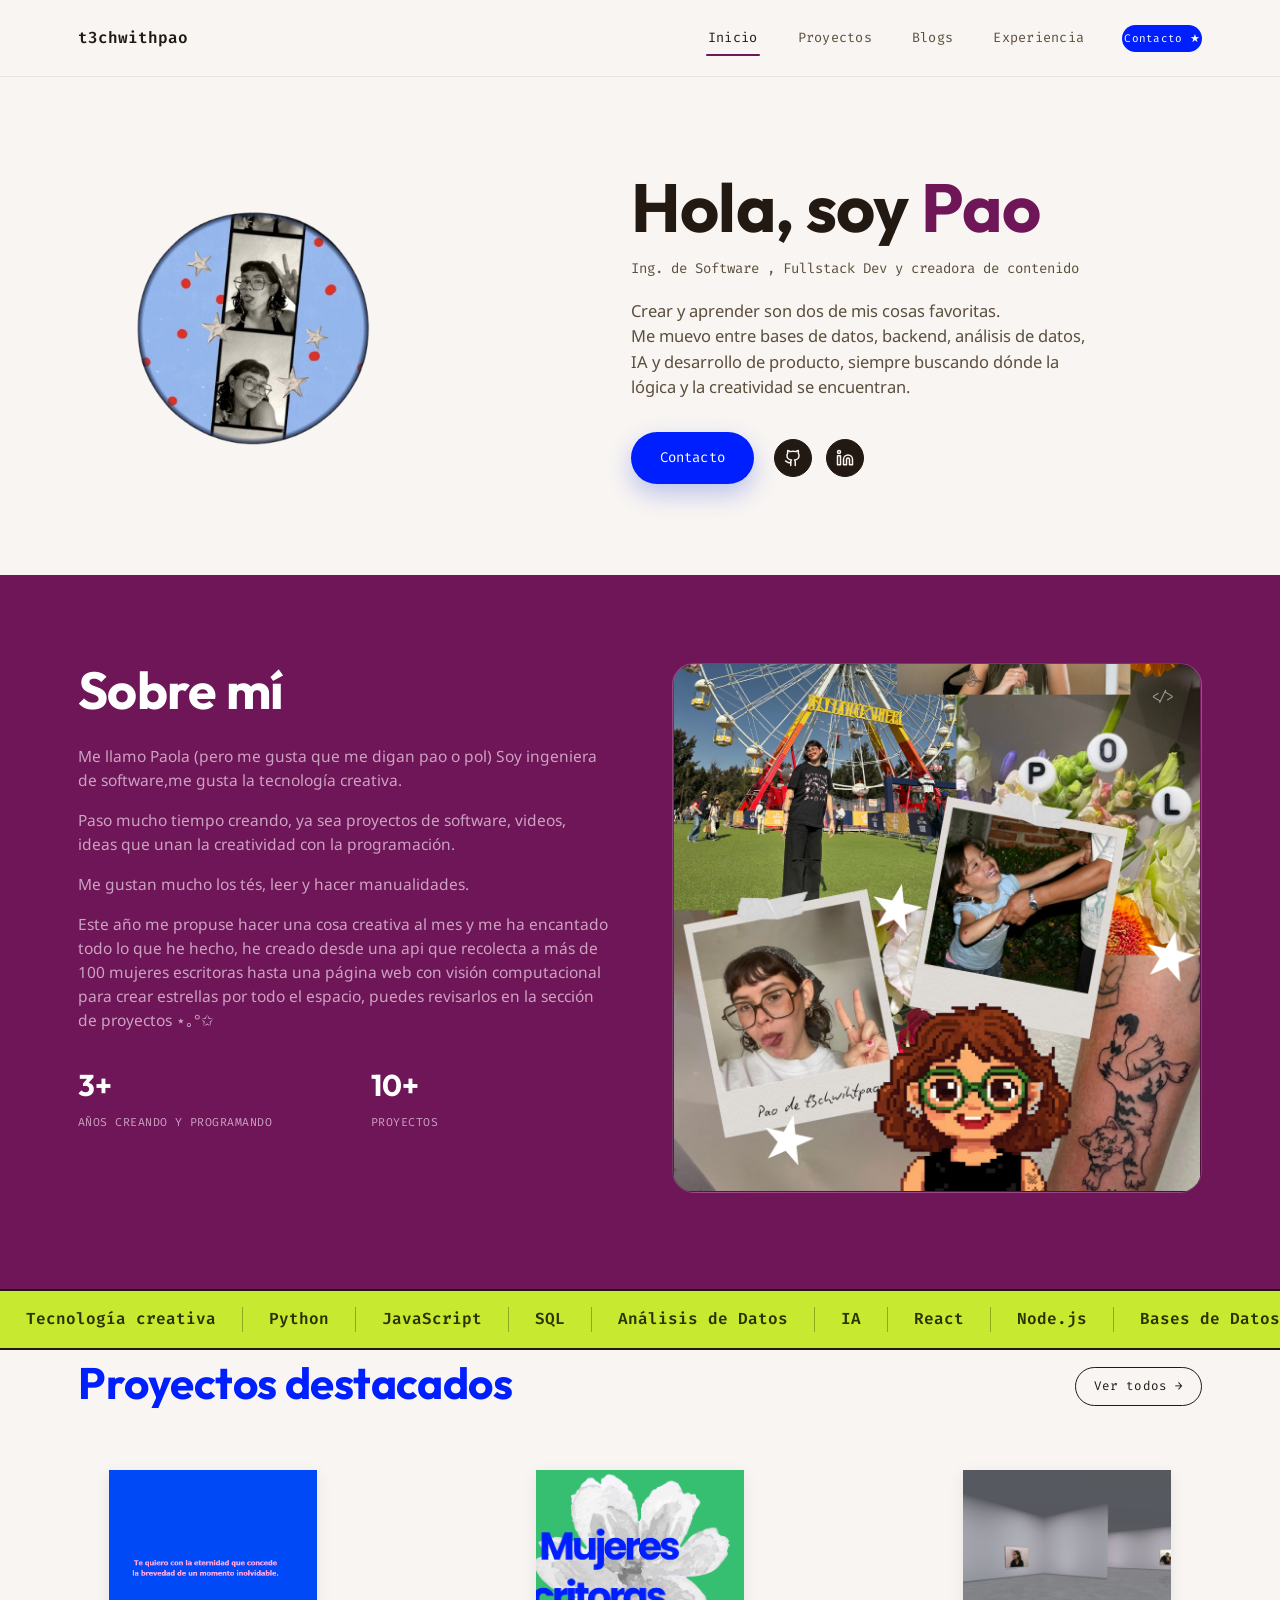
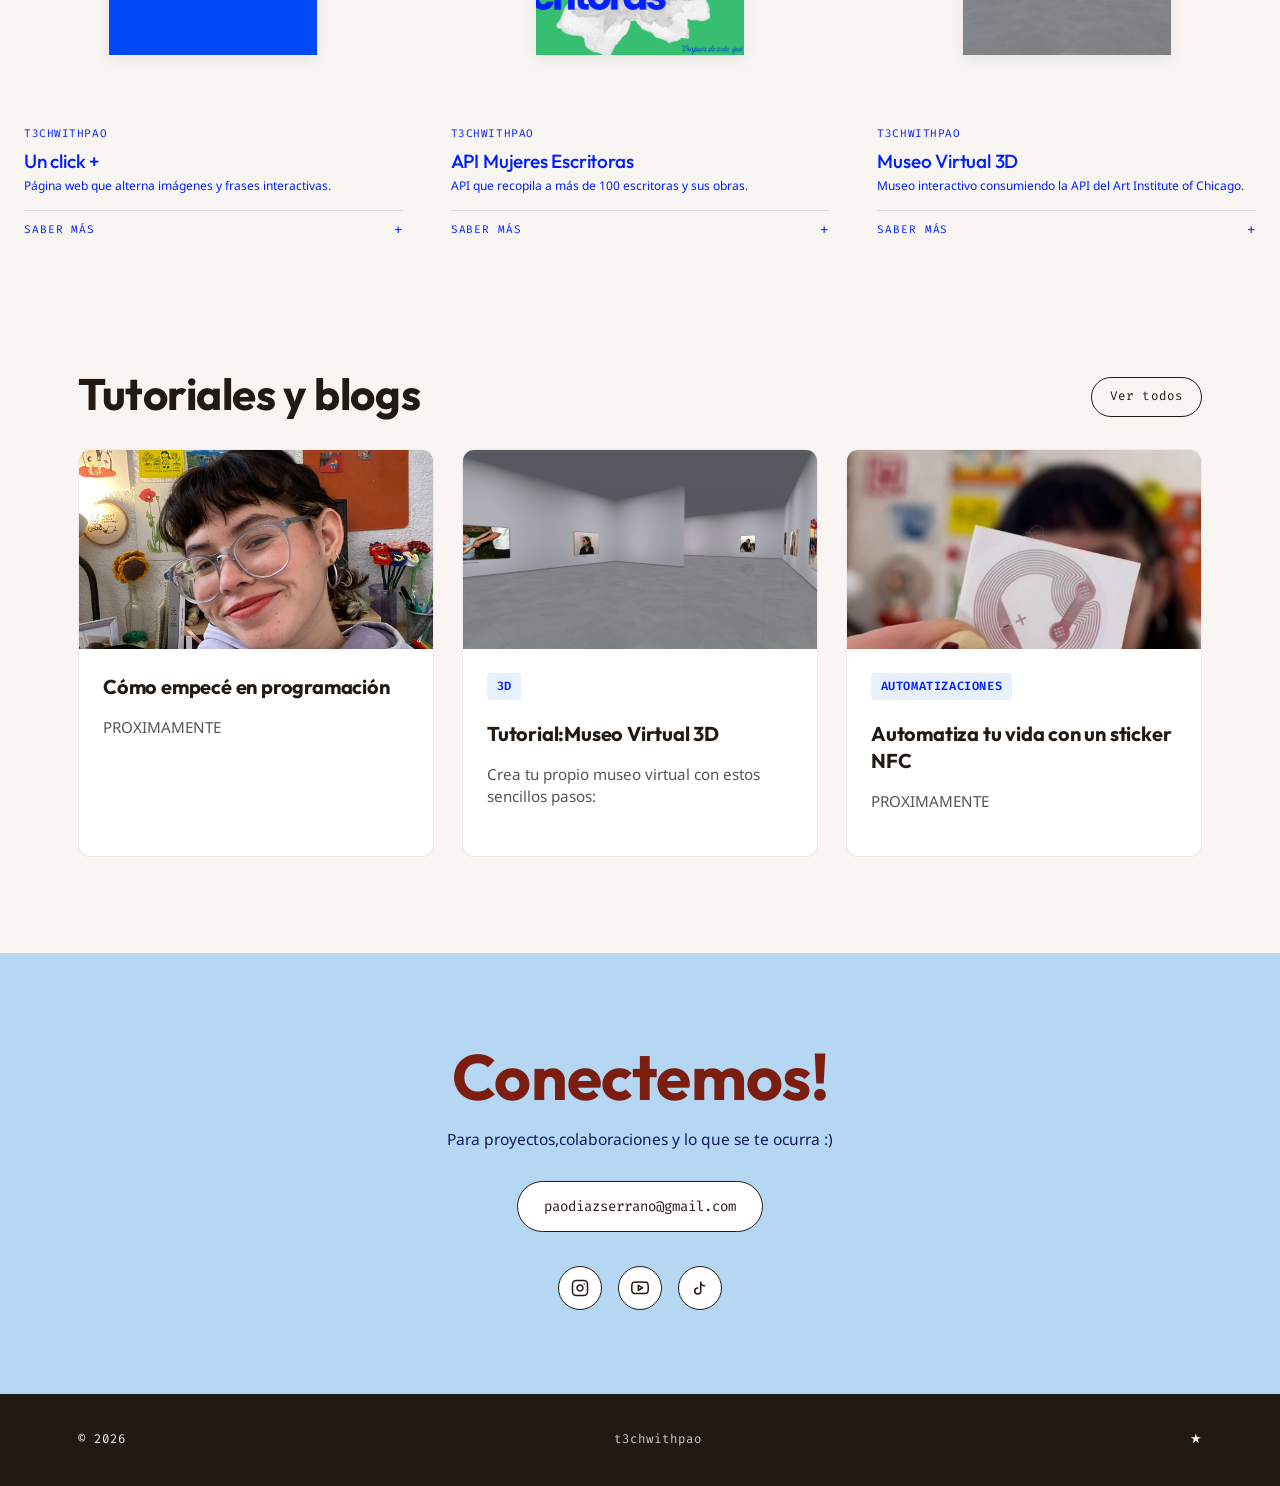
<file: index.html>
<!DOCTYPE html>
<html lang="es">
<head>
<meta charset="UTF-8">
<meta name="viewport" content="width=device-width, initial-scale=1.0">
<title>Portafolio - t3chwithpao</title>
<meta name="description" content="Mi portafolio">
<link rel="stylesheet" href="styles.css">
<link rel="icon" href="assets/star.png" type="image/png">
</head>
<body>

<nav class="nav">
  <div class="container nav-inner">
    <a href="index.html" class="brand">t3chwithpao</a>
    <ul class="nav-links">
      <li><a href="index.html" class="active">Inicio</a></li>
      <li><a href="proyectos.html">Proyectos</a></li>
      <li><a href="blogs.html">Blogs</a></li>
      <li><a href="experiencia.html">Experiencia</a></li>
      <li><a href="index.html#contacto" class="nav-cta">  Contacto ★   </a></li>
    </ul>
    <button class="nav-toggle" aria-label="Abrir menú">
      <span></span><span></span><span></span>
    </button>
  </div>
</nav>

<!-- HERO -->
<header class="hero">
  <div class="container hero-inner">
    <div class="hero-photo-wrap">
      <div class="hero-photo">
        <img src="assets/HERO-PHOTO.png" alt="Foto de perfil">
      </div>

    </div>
    <div class="hero-copy">
      <h1>Hola, soy <span class="accent">Pao</span></h1>
      <p class="hero-role">Ing. de Software , Fullstack Dev y creadora de contenido</p>
      <p class="hero-desc">Crear y aprender son dos de mis cosas favoritas.
<br>
Me muevo entre bases de datos, backend, análisis de datos, IA y desarrollo de producto, siempre buscando dónde la lógica y la creatividad se encuentran.
</p>
      <div class="hero-actions">
        <a href="index.html#contacto" class="btn btn-primary">Contacto</a>
        <div class="hero-social">
          <!-- GitHub -->
          <a href="https://github.com/paodiazs" target="_blank" rel="noopener noreferrer" aria-label="GitHub">
            <svg xmlns="http://www.w3.org/2000/svg" width="18" height="18" viewBox="0 0 24 24" fill="none" stroke="currentColor" stroke-width="2" stroke-linecap="round" stroke-linejoin="round">
              <path d="M15 22v-4a4.8 4.8 0 0 0-1-3.5c3 0 6-2 6-5.5.08-1.25-.27-2.48-1-3.5.28-1.15.28-2.35 0-3.5 0 0-1 0-3 1.5-2.64-.5-5.36-.5-8 0C6 2 5 2 5 2c-.3 1.15-.3 2.35 0 3.5A5.403 5.403 0 0 0 4 9c0 3.5 3 5.5 6 5.5-.39.49-.68 1.05-.85 1.65-.17.6-.22 1.23-.15 1.85v4"></path>
              <path d="M9 18c-4.51 2-5-2-7-2"></path>
            </svg>
          </a>

          <!-- LinkedIn -->
          <a href="https://www.linkedin.com/in/paola-diaz-ser/" target="_blank" rel="noopener noreferrer" aria-label="LinkedIn">
            <svg xmlns="http://www.w3.org/2000/svg" width="18" height="18" viewBox="0 0 24 24" fill="none" stroke="currentColor" stroke-width="2" stroke-linecap="round" stroke-linejoin="round">
              <path d="M16 8a6 6 0 0 1 6 6v7h-4v-7a2 2 0 0 0-2-2 2 2 0 0 0-2 2v7h-4v-7a6 6 0 0 1 6-6z"></path>
              <rect x="2" y="9" width="4" height="12"></rect>
              <circle cx="4" cy="4" r="2"></circle>
            </svg>
  </a>

</div>
      </div>

    </div>
  </div>
</header>

<!-- SOBRE MI -->
<section class="about" id="sobre-mi">
  <div class="container about-inner">
    <div>
      <h2>Sobre mí</h2>
      <div class="about-text">
        <p>Me llamo Paola (pero me gusta que me digan pao o pol)

        Soy ingeniera de software,me gusta la tecnología creativa.</p>

        <p>Paso mucho tiempo creando, ya sea proyectos de software, videos, ideas que unan la creatividad con la programación.</p>

        <p>Me gustan mucho los tés, leer y hacer manualidades. </p>

        <p>Este año me propuse hacer una cosa creativa al mes y me ha encantado todo lo que he hecho, he creado desde una api que recolecta a más de 100 mujeres escritoras hasta una página web con visión computacional para crear estrellas por todo el espacio, puedes revisarlos en la sección de proyectos ⋆｡°✩</p>      
      </div>
      <div class="about-stats">
        <div><strong>3+</strong><span>AÑOS CREANDO Y PROGRAMANDO</span></div>
        <div><strong>10+</strong><span>PROYECTOS</span></div>
      </div>
    </div>
    <div class="about-visual">
      <img src="/assets/aboutme.png">
      
    </div>
  </div>
</section>

<!-- SKILLS TICKER -->
<div class="ticker" aria-label="Skills">
  <div class="ticker-track">
    <div class="ticker-set">
      <span>Tecnología creativa</span><span>Python</span><span>JavaScript</span><span>SQL</span><span>Análisis de Datos</span><span>IA</span><span>React</span><span>Node.js</span><span>Bases de Datos</span><span>Git</span>
    </div>
    <div class="ticker-set" aria-hidden="true">
      <span>Tecnología creativa</span><span>Python</span><span>JavaScript</span><span>SQL</span><span>Análisis de Datos</span><span>IA</span><span>Backend</span><span>React</span><span>Node.js</span><span>Bases de Datos</span><span>Git</span>
    </div>
  </div>
</div>

<section>

</section>

<!-- PROYECTOS -->
<section class="section-editorial-preview" id="proyectos-preview">
  <div class="container section-head">
    <div>
      <h2 style="color: var(--blue)">Proyectos destacados</h2>
    </div>
<a href="proyectos.html" class="btn btn-outline btn-sm btn-blue-hover">Ver todos <span>→</span></a>
  </div>

  <div class="projects-editorial-grid">

    <!-- Card 1 (Amarillo Ocre) -->
    <article class="card-editorial card-bg-yellow">
      <div class="card-media-editorial">
        <img src="assets/unclickmas_portada.png" alt="Un click +">
      </div>
      <div class="card-editorial-body">
        <div class="card-meta">
          <span class="card-author">T3CHWITHPAO</span>
        </div>
        <h3 class="card-title">Un click +</h3>
        <p class="card-desc">Página web que alterna imágenes y frases interactivas.</p>
        <a href="proyecto-detalle.html" class="card-editorial-link">Saber más <span>+</span></a>
      </div>
    </article>

    <!-- Card 2 (Azul Claro) -->
    <article class="card-editorial card-bg-lightblue">
      <div class="card-media-editorial">
        <img src="assets/api-detalles.png" alt="API Mujeres Escritoras">
      </div>
      <div class="card-editorial-body">
        <div class="card-meta">
          <span class="card-author">T3CHWITHPAO</span>
        </div>
        <h3 class="card-title">API Mujeres Escritoras</h3>
        <p class="card-desc">API que recopila a más de 100 escritoras y sus obras.</p>
        <a href="proyecto-detalle-api.html" class="card-editorial-link">Saber más<span>+</span></a>
      </div>
    </article>

    <!-- Card 3 (Verde Salvia) -->
    <article class="card-editorial card-bg-sage">
      <div class="card-media-editorial">
        <img src="assets/museo-portada.png" alt="Museo Virtual 3D">
      </div>
      <div class="card-editorial-body">
        <div class="card-meta">
          <span class="card-author">T3CHWITHPAO</span>
        </div>
        <h3 class="card-title">Museo Virtual 3D</h3>
        <p class="card-desc">Museo interactivo consumiendo la API del Art Institute of Chicago.</p>
        <a href="proyecto-detalle-museo.html" class="card-editorial-link">Saber más <span>+</span></a>
      </div>
    </article>

  </div>
</section>

<!-- BLOG PREVIEW -->
<section class="section section-blogs" >
  <div class="container">
    <div class="section-head">
      <div>
        <h2>Tutoriales y blogs</h2>
      </div>
      <a href="blogs.html" class="btn btn-outline btn-sm">Ver todos</a>
    </div>
    <div class="card-grid">
      <article class="card">
        <div class="card-media">
          <img src="assets/comoempece-blog.jpeg" alt="Sticker NFC">
        </div>
        <div class="card-body">
          <h3>Cómo empecé en programación</h3>
          <p>PROXIMAMENTE</p>
        </div>
      </article>
      <article class="card">
        <div class="card-media">
          <img src="assets/museo-portada.png" alt="Sticker NFC">
        </div>
        <div class="card-body">
          <span class="card-tag">3D</span>
          <h3>Tutorial:Museo Virtual 3D</h3>
          <p>Crea tu propio museo virtual con estos sencillos pasos:</p>
        </div>
      </article>
      <article class="card">
        <div class="card-media">
          <img src="assets/sticker-nfc.jpeg" alt="Sticker NFC">
        </div>
        <div class="card-body">
          <span class="card-tag">Automatizaciones</span>
          <h3>Automatiza tu vida con un sticker NFC</h3>
          <p>PROXIMAMENTE</p>
          <!-- <a href="blog-detalle.html" class="card-link">Leer más <span class="arrow">→</span></a> CONTACT -->
        </div>
      </article>
    </div>
  </div>
</section>

<!-- CONTACT -->
<section class="contact" id="contacto">
  <div class="container">
    <h2>Conectemos!</h2>
    <p class="contact-sub">Para proyectos,colaboraciones y lo que se te ocurra :)</p>
    <a href="mailto:paodiazserrano@gmail.com" class="contact-email">paodiazserrano@gmail.com</a>
    <div class="contact-social">
            <!-- Instagram -->
        <a href="https://www.instagram.com/t3chwithpao/" target="_blank" rel="noopener noreferrer" aria-label="Instagram">
          <svg xmlns="http://www.w3.org/2000/svg" width="18" height="18" viewBox="0 0 24 24" fill="none" stroke="currentColor" stroke-width="2" stroke-linecap="round" stroke-linejoin="round">
            <rect x="2" y="2" width="20" height="20" rx="5" ry="5"></rect>
            <path d="M16 11.37A4 4 0 1 1 12.63 8 4 4 0 0 1 16 11.37z"></path>
            <line x1="17.5" y1="6.5" x2="17.51" y2="6.5"></line>
          </svg>
        </a>

        <!-- YouTube -->
        <a href="https://www.youtube.com/@t3chwithpao" target="_blank" rel="noopener noreferrer" aria-label="YouTube">
          <svg xmlns="http://www.w3.org/2000/svg" width="18" height="18" viewBox="0 0 24 24" fill="none" stroke="currentColor" stroke-width="2" stroke-linecap="round" stroke-linejoin="round">
            <path d="M22.54 6.42a2.78 2.78 0 0 0-1.94-2C18.88 4 12 4 12 4s-6.88 0-8.6.46a2.78 2.78 0 0 0-1.94 2A29 29 0 0 0 1 11.75a29 29 0 0 0 .46 5.33A2.78 2.78 0 0 0 3.4 19c1.72.46 8.6.46 8.6.46s6.88 0 8.6-.46a2.78 2.78 0 0 0 1.94-2 29 29 0 0 0 .46-5.25 29 29 0 0 0-.46-5.33z"></path>
            <polygon points="9.75 15.02 15.5 11.75 9.75 8.48 9.75 15.02"></polygon>
          </svg>
        </a>

        <!-- TikTok -->
        <a href="https://www.tiktok.com/@t3chwithpaoo" target="_blank" rel="noopener noreferrer" aria-label="TikTok">
          <svg xmlns="http://www.w3.org/2000/svg" width="18" height="18" viewBox="0 0 24 24" fill="none" stroke="currentColor" stroke-width="2" stroke-linecap="round" stroke-linejoin="round">
            <path d="M9 12a4 4 0 1 0 4 4V4a5 5 0 0 0 5 5"></path>
          </svg>
        </a>
    </div>
  </div>
</section>

<footer>
  <div class="container footer-inner">
    <p>© 2026 </p>
    <a href="index.html">t3chwithpao</a>
    <p> ★</p>
  </div>
</footer>

<script src="script.js"></script>
</body>
</html>
</file>
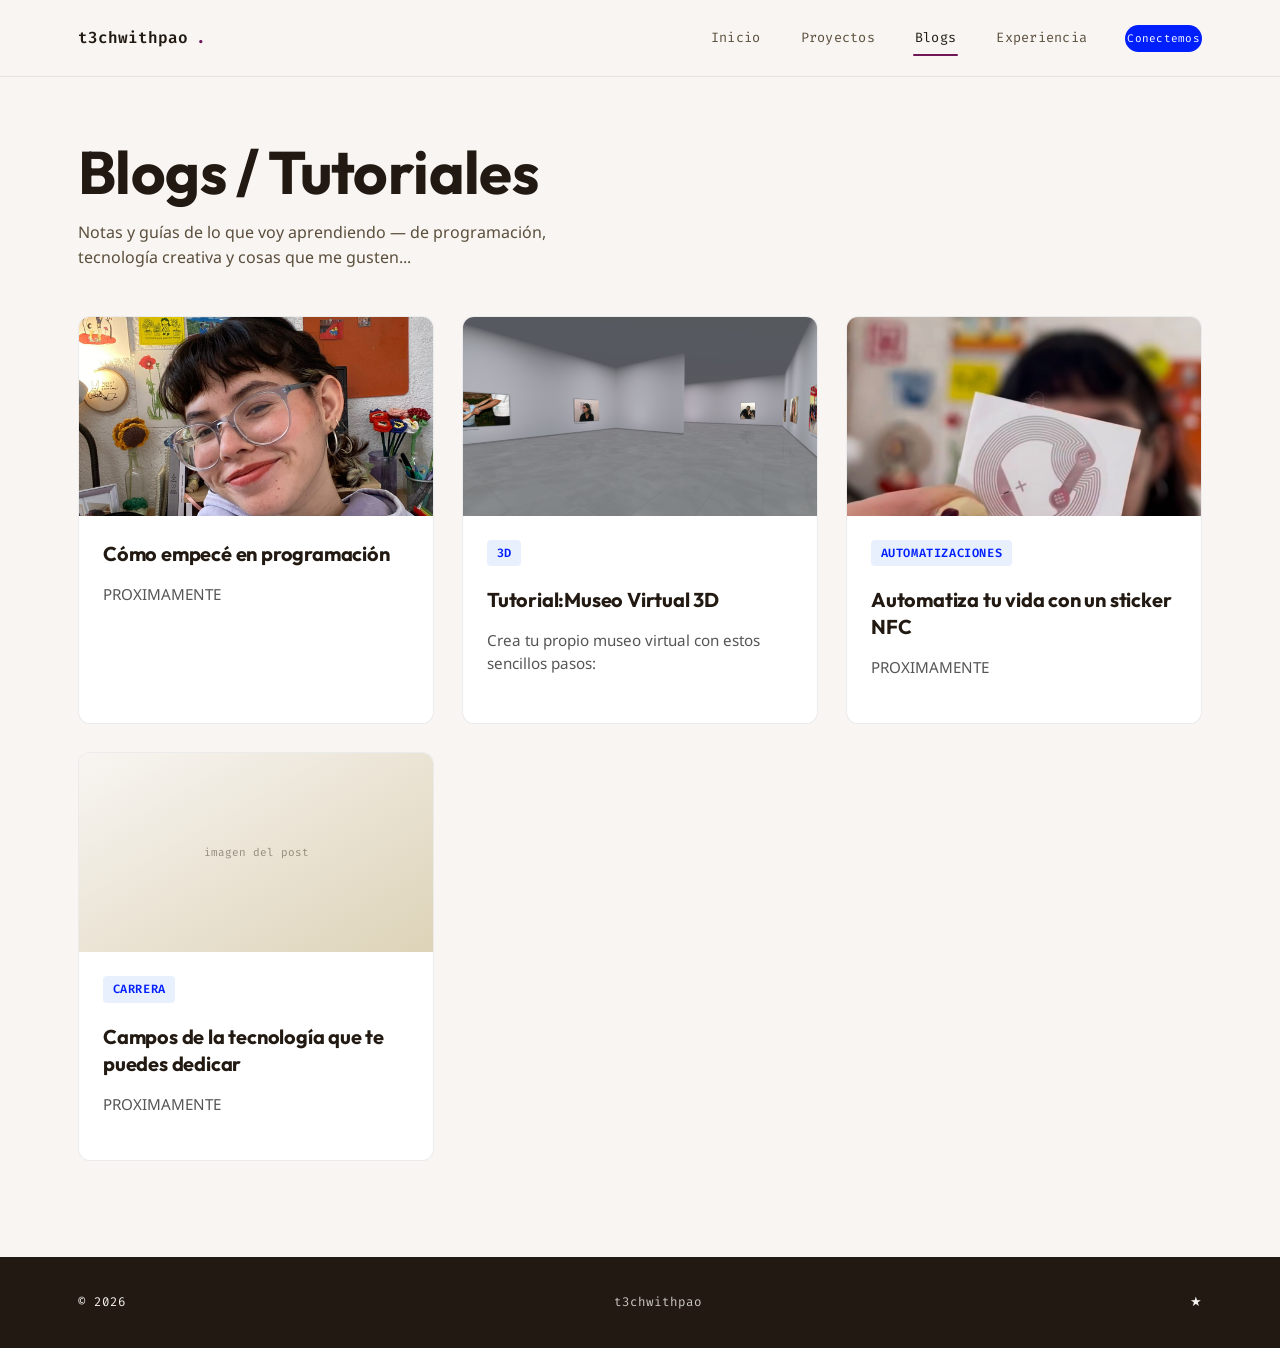
<file: blogs.html>
<!DOCTYPE html>
<html lang="es">
<head>
<meta charset="UTF-8">
<meta name="viewport" content="width=device-width, initial-scale=1.0">
<title>Blogs &amp; Tutoriales — t3chwithpao</title>
<link rel="stylesheet" href="styles.css">
<link rel="icon" href="assets/star.png" type="image/png">

</head>
<body>

<nav class="nav">
  <div class="container nav-inner">
    <a href="index.html" class="brand">t3chwithpao<span class="dot">.</span></a>
    <ul class="nav-links">
      <li><a href="index.html">Inicio</a></li>
      <li><a href="proyectos.html">Proyectos</a></li>
      <li><a href="blogs.html" class="active">Blogs</a></li>
      <li><a href="experiencia.html">Experiencia</a></li>
      <li><a href="index.html#contacto" class="nav-cta">Conectemos</a></li>
    </ul>
    <button class="nav-toggle" aria-label="Abrir menú">
      <span></span><span></span><span></span>
    </button>
  </div>
</nav>

<header class="page-head">
  <div class="container">
    <h1>Blogs / Tutoriales</h1>
    <p>Notas y guías de lo que voy aprendiendo — de programación, tecnología creativa y cosas que me gusten...</p>
  </div>
</header>

<section class="section" style="padding-top:36px">
  <div class="container">
    <div class="card-grid">

      <article class="card">
        <div class="card-media">
          <img src="assets/comoempece-blog.jpeg" alt="Sticker NFC">
        </div>
        <div class="card-body">
          <h3>Cómo empecé en programación</h3>
          <p>PROXIMAMENTE</p>
        </div>
      </article>

      <article class="card">
        <div class="card-media">
          <img src="assets/museo-portada.png" alt="Sticker NFC">
        </div>
        <div class="card-body">
          <span class="card-tag">3D</span>
          <h3>Tutorial:Museo Virtual 3D</h3>
          <p>Crea tu propio museo virtual con estos sencillos pasos:</p>
        </div>
      </article>

      <article class="card">
        <div class="card-media">
          <img src="assets/sticker-nfc.jpeg" alt="Sticker NFC">
        </div>
        <div class="card-body">
          <span class="card-tag">Automatizaciones</span>
          <h3>Automatiza tu vida con un sticker NFC</h3>
          <p>PROXIMAMENTE</p>
        </div>
      </article>

      <article class="card">
        <div class="card-media"><span>imagen del post</span></div>
        <div class="card-body">
          <span class="card-tag">Carrera</span>
          <h3>Campos de la tecnología que te puedes dedicar</h3>
          <p>PROXIMAMENTE</p>
        </div>
      </article>

 


    </div>
  </div>
</section>

<footer>
  <div class="container footer-inner">
    <p>© 2026 </p>
    <a href="index.html">t3chwithpao</a>
    <p> ★</p>
  </div>
</footer>

<script src="script.js"></script>
</body>
</html>
</file>
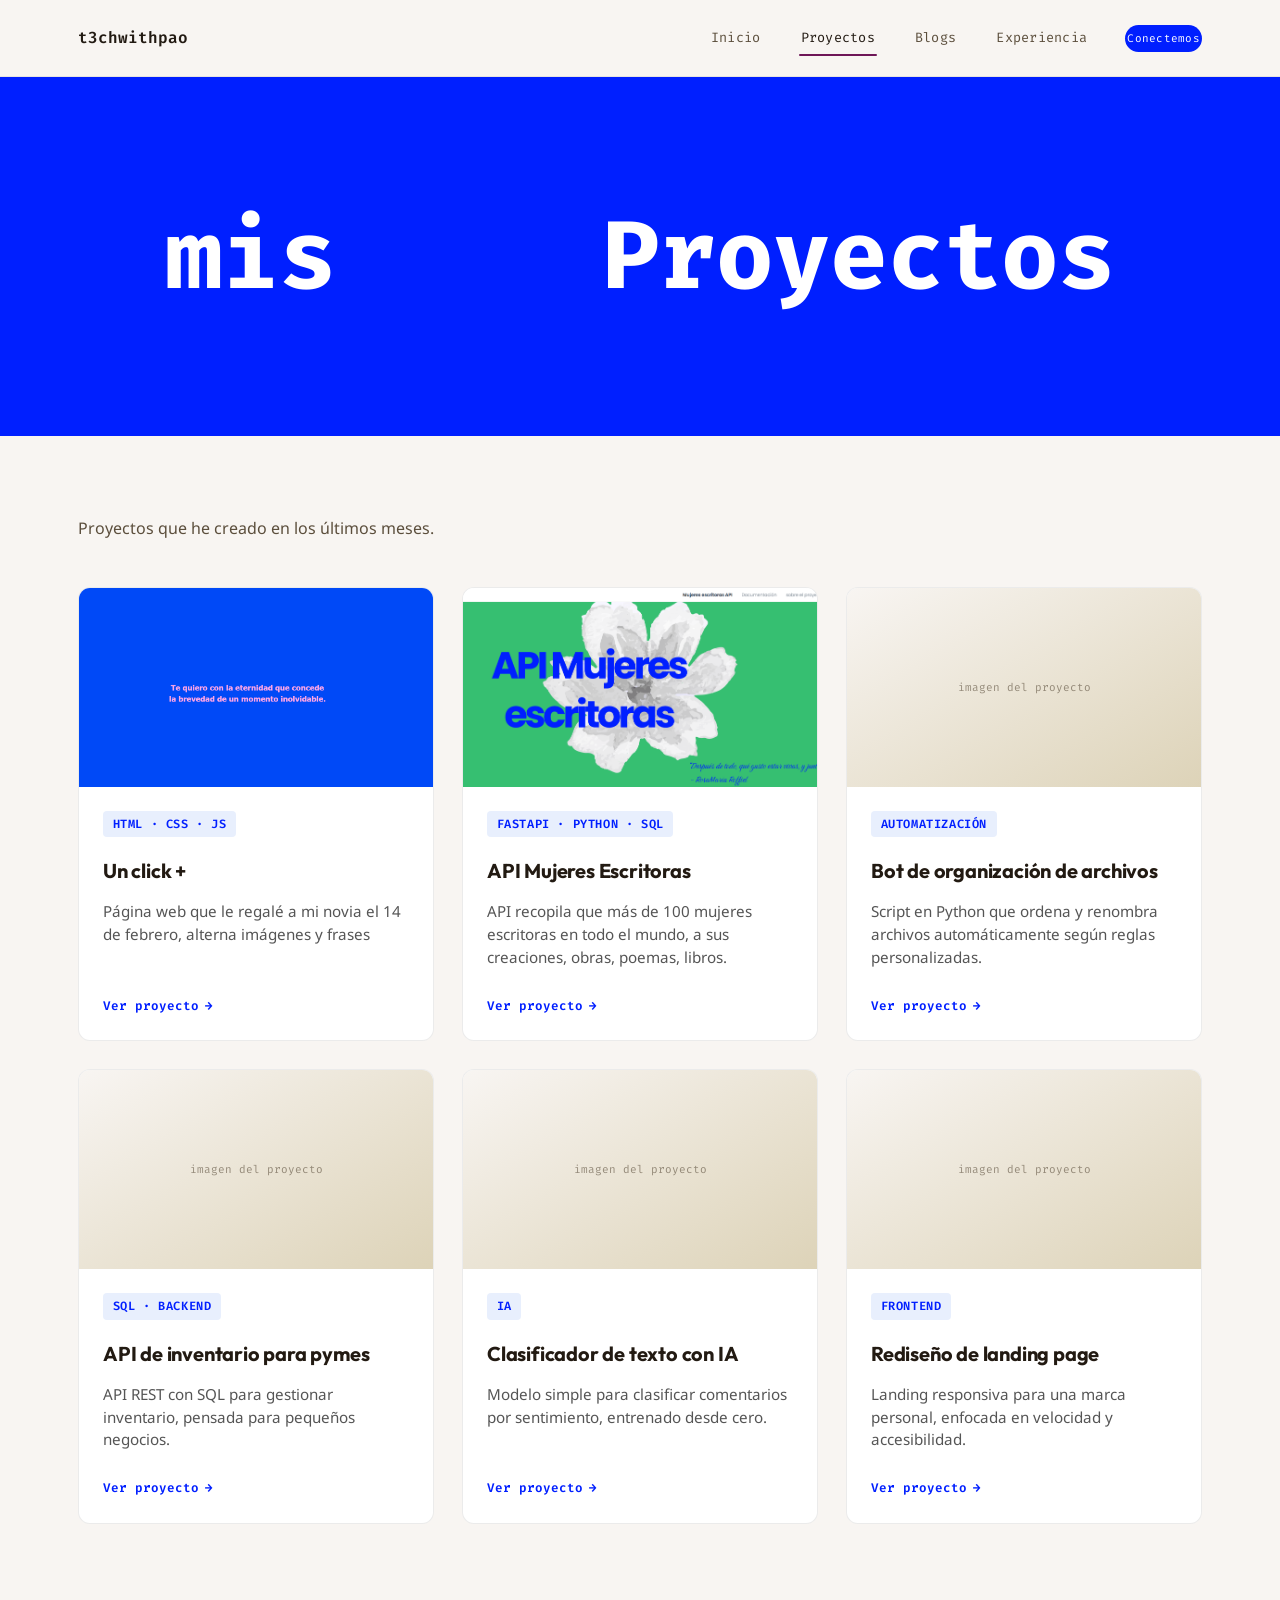
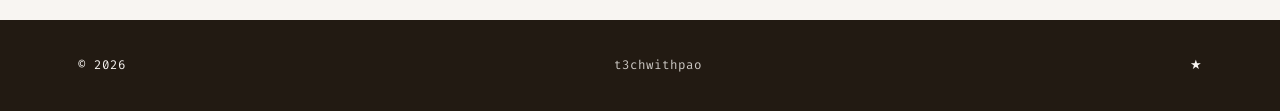
<file: borrador-proyectos.html>
<!DOCTYPE html>
<html lang="es">
<head>
<meta charset="UTF-8">
<meta name="viewport" content="width=device-width, initial-scale=1.0">
<title>Proyectos — t3chwithpao</title>
<link rel="stylesheet" href="styles.css">
<link rel="icon" href="assets/star.png" type="image/png">

</head>
<body>

<nav class="nav">
  <div class="container nav-inner">
    <a href="index.html" class="brand">t3chwithpao</a>
    <ul class="nav-links">
      <li><a href="index.html">Inicio</a></li>
      <li><a href="proyectos.html" class="active">Proyectos</a></li>
      <li><a href="blogs.html">Blogs</a></li>
      <li><a href="experiencia.html">Experiencia</a></li>
      <li><a href="index.html#contacto" class="nav-cta">Conectemos</a></li>
    </ul>
    <button class="nav-toggle" aria-label="Abrir menú">
      <span></span><span></span><span></span>
    </button>
  </div>
</nav>

<!-- NUEVA SECCIÓN HERO/TITULO -->
<section class="projects-hero-section">
  <div class="container">
    <h1 class="projects-hero-title">
      mis 
      <span class="inline-img-wrap">
        <video autoplay loop muted playsinline class="inline-square-img">
          <source src="assets/video-hero-projects.mp4" type="video/mp4">
          Tu navegador no soporta videos HTML5.
        </video>
      </span> 
      Proyectos
    </h1>
  </div>
</section>

<header class="page-head">
  <div class="container">    
    <p>Proyectos que he creado en los últimos meses.</p>
  </div>
</header>

<section class="section" style="padding-top:36px">
  <div class="container">
    <div class="card-grid">

      <article class="card">
        <div class="card-media"><img src="assets/unclickmas_portada.png"></div>
        <div class="card-body">
          <span class="card-tag">HTML · CSS · JS</span>
          <h3>Un click +</h3>
          <p>Página web que le regalé a mi novia el 14 de febrero, alterna imágenes y frases</p>
          <a href="proyecto-detalle.html" class="card-link">Ver proyecto <span class="arrow">→</span></a>
        </div>
      </article>

      <article class="card">
        <div class="card-media"><img src="assets/api_portada.png"></div>
        <div class="card-body">
          <span class="card-tag">FastApi · Python · SQL </span>
          <h3>API Mujeres Escritoras</h3>
          <p> API recopila que más de 100 mujeres escritoras en todo el mundo, a sus creaciones, obras, poemas, libros.</p>
          <a href="proyecto-detalle-api.html" class="card-link">Ver proyecto <span class="arrow">→</span></a>
        </div>
      </article>

      <article class="card">
        <div class="card-media"><span>imagen del proyecto</span></div>
        <div class="card-body">
          <span class="card-tag">Automatización</span>
          <h3>Bot de organización de archivos</h3>
          <p>Script en Python que ordena y renombra archivos automáticamente según reglas personalizadas.</p>
          <a href="proyecto-detalle.html" class="card-link">Ver proyecto <span class="arrow">→</span></a>
        </div>
      </article>

      <article class="card">
        <div class="card-media"><span>imagen del proyecto</span></div>
        <div class="card-body">
          <span class="card-tag">SQL · Backend</span>
          <h3>API de inventario para pymes</h3>
          <p>API REST con SQL para gestionar inventario, pensada para pequeños negocios.</p>
          <a href="proyecto-detalle.html" class="card-link">Ver proyecto <span class="arrow">→</span></a>
        </div>
      </article>

      <article class="card">
        <div class="card-media"><span>imagen del proyecto</span></div>
        <div class="card-body">
          <span class="card-tag">IA</span>
          <h3>Clasificador de texto con IA</h3>
          <p>Modelo simple para clasificar comentarios por sentimiento, entrenado desde cero.</p>
          <a href="proyecto-detalle.html" class="card-link">Ver proyecto <span class="arrow">→</span></a>
        </div>
      </article>

      <article class="card">
        <div class="card-media"><span>imagen del proyecto</span></div>
        <div class="card-body">
          <span class="card-tag">Frontend</span>
          <h3>Rediseño de landing page</h3>
          <p>Landing responsiva para una marca personal, enfocada en velocidad y accesibilidad.</p>
          <a href="proyecto-detalle.html" class="card-link">Ver proyecto <span class="arrow">→</span></a>
        </div>
      </article>

    </div>
  </div>
</section>

<footer>
  <div class="container footer-inner">
    <p>© 2026 </p>
    <a href="index.html">t3chwithpao</a>
    <p> ★</p>
  </div>
</footer>

<script src="script.js"></script>
</body>
</html>
</file>
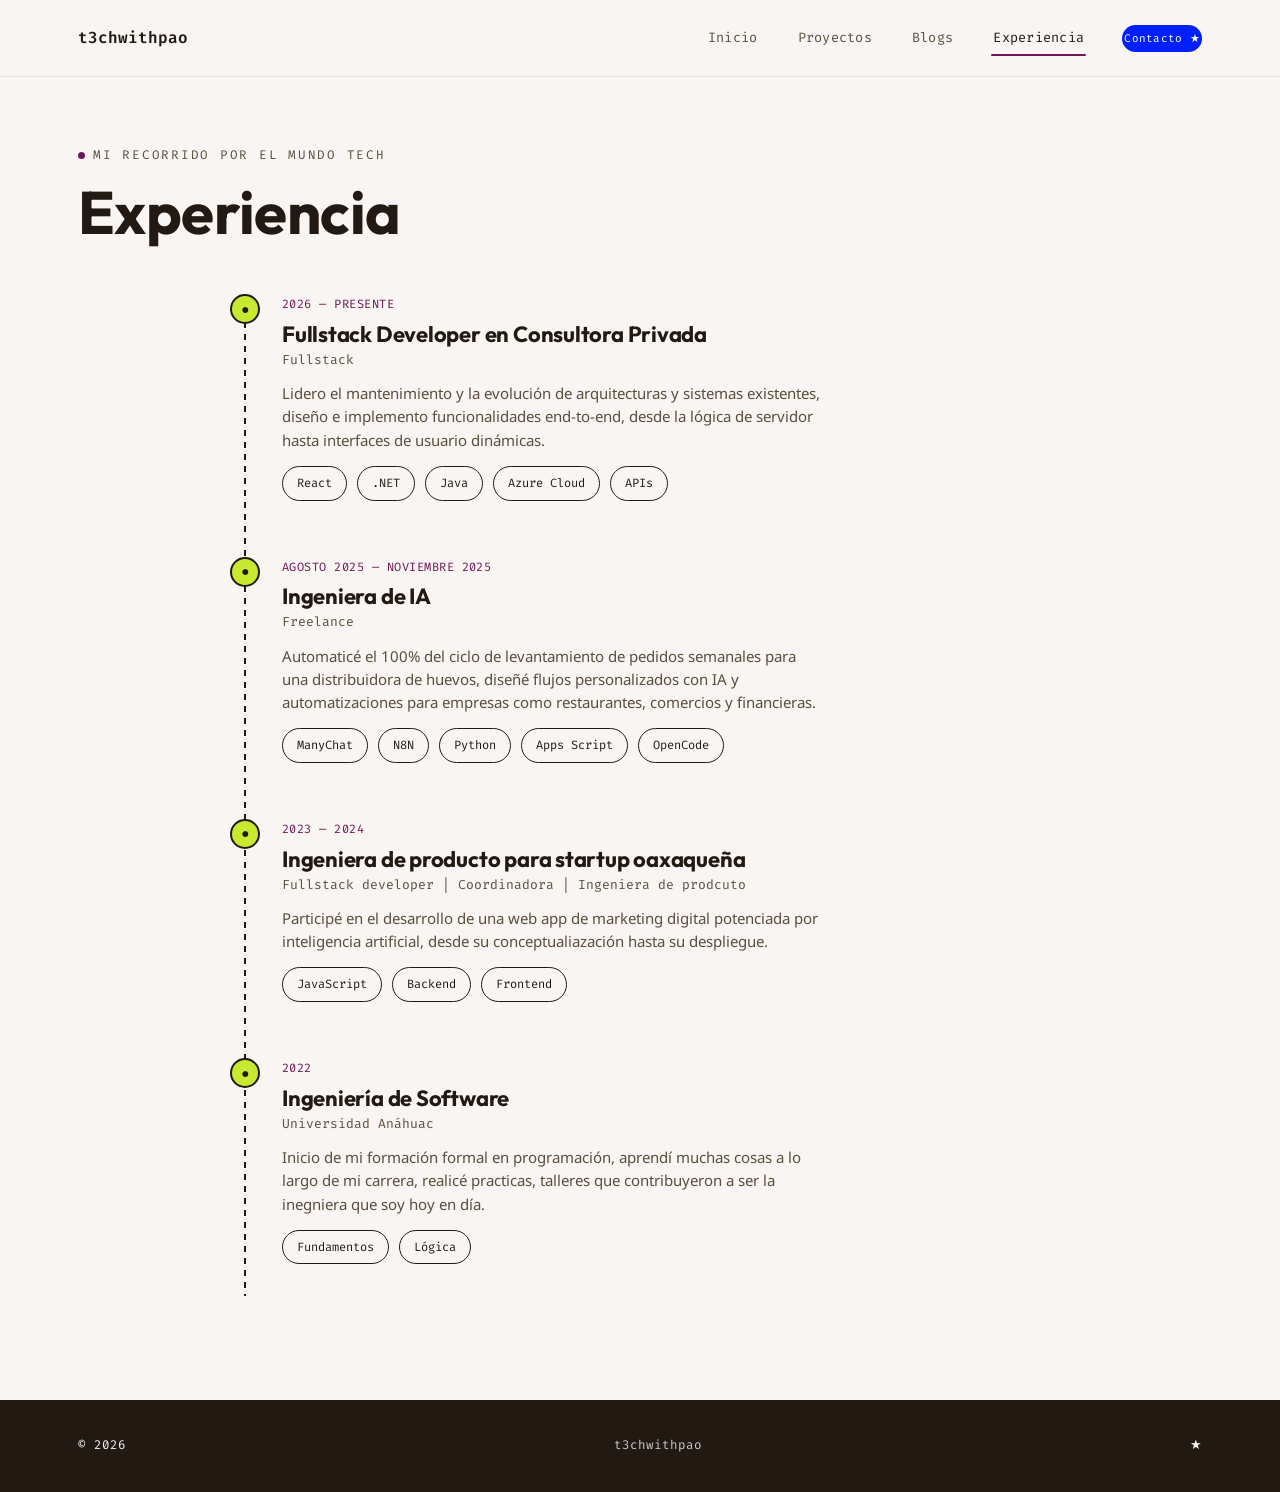
<file: experiencia.html>
<!DOCTYPE html>
<html lang="es">
<head>
<meta charset="UTF-8">
<meta name="viewport" content="width=device-width, initial-scale=1.0">
<title>Experiencia — t3chwithpao</title>
<link rel="stylesheet" href="styles.css">
<link rel="icon" href="assets/star.png" type="image/png">

</head>
<body>

<nav class="nav">
  <div class="container nav-inner">
    <a href="index.html" class="brand">t3chwithpao</a>
    <ul class="nav-links">
      <li><a href="index.html">Inicio</a></li>
      <li><a href="proyectos.html">Proyectos</a></li>
      <li><a href="blogs.html">Blogs</a></li>
      <li><a href="experiencia.html" class="active">Experiencia</a></li>
      <li><a href="index.html#contacto" class="nav-cta">  Contacto ★   </a></li>
    </ul>
    <button class="nav-toggle" aria-label="Abrir menú">
      <span></span><span></span><span></span>
    </button>
  </div>
</nav>

<header class="page-head">
  <div class="container">
    <span class="eyebrow">Mi recorrido por el mundo tech</span>
    <h1>Experiencia</h1>
  </div>
</header>

<section class="section" style="padding-top:36px">
  <div class="container">
    <div class="timeline">

      <div class="timeline-item">
        <div class="timeline-dot">●</div>
        <span class="period">2026 — PRESENTE</span>
        <h3>Fullstack Developer en Consultora Privada</h3>
        <div class="org">Fullstack</div>
        <p>Lidero el mantenimiento y la evolución de arquitecturas y sistemas existentes, diseño e implemento funcionalidades end-to-end, desde la lógica de servidor hasta interfaces de usuario dinámicas.</p>
        <div class="tag-row">
          <span class="tag-pill">React</span>
          <span class="tag-pill">.NET</span>
          <span class="tag-pill">Java</span>
          <span class="tag-pill">Azure Cloud</span>
          <span class="tag-pill">APIs</span>
        </div>
      </div>

      <div class="timeline-item">
        <div class="timeline-dot">●</div>
        <span class="period">AGOSTO 2025 — NOVIEMBRE 2025</span>
        <h3>Ingeniera de IA</h3>
        <div class="org">Freelance </div>
        <p>Automaticé el 100% del ciclo de levantamiento de pedidos semanales para una distribuidora de huevos, diseñé flujos personalizados con IA y automatizaciones para empresas como restaurantes, comercios y financieras.</p>
        <div class="tag-row">
          <span class="tag-pill">ManyChat</span>
          <span class="tag-pill">N8N</span>
          <span class="tag-pill">Python</span>
          <span class="tag-pill">Apps Script</span>
          <span class="tag-pill">OpenCode</span>


        </div>
      </div>

      <div class="timeline-item">
        <div class="timeline-dot">●</div>
        <span class="period">2023 — 2024</span>
        <h3>Ingeniera de producto para startup oaxaqueña</h3>
        <div class="org">Fullstack developer | Coordinadora | Ingeniera de prodcuto</div>
        <p>Participé en el desarrollo de una web app de marketing digital potenciada por inteligencia artificial, desde su conceptualiazación hasta su despliegue.</p>
        <div class="tag-row">
          <span class="tag-pill">JavaScript</span>
          <span class="tag-pill">Backend</span>
          <span class="tag-pill">Frontend</span>
        </div>
      </div>

      <div class="timeline-item">
        <div class="timeline-dot">●</div>
        <span class="period">2022</span>
        <h3>Ingeniería de Software</h3>
        <div class="org">Universidad Anáhuac </div>
        <p>Inicio de mi formación formal en programación, aprendí muchas cosas a lo largo de mi carrera, realicé practicas, talleres que contribuyeron a ser la inegniera que soy hoy en día.</p>
        <div class="tag-row">
          <span class="tag-pill">Fundamentos</span>
          <span class="tag-pill">Lógica</span>
        </div>
      </div>

    </div>
  </div>
</section>

<footer>
  <div class="container footer-inner">
    <p>© 2026 </p>
    <a href="index.html">t3chwithpao</a>
    <p> ★</p>
  </div>
</footer>

<script src="script.js"></script>
</body>
</html>
</file>
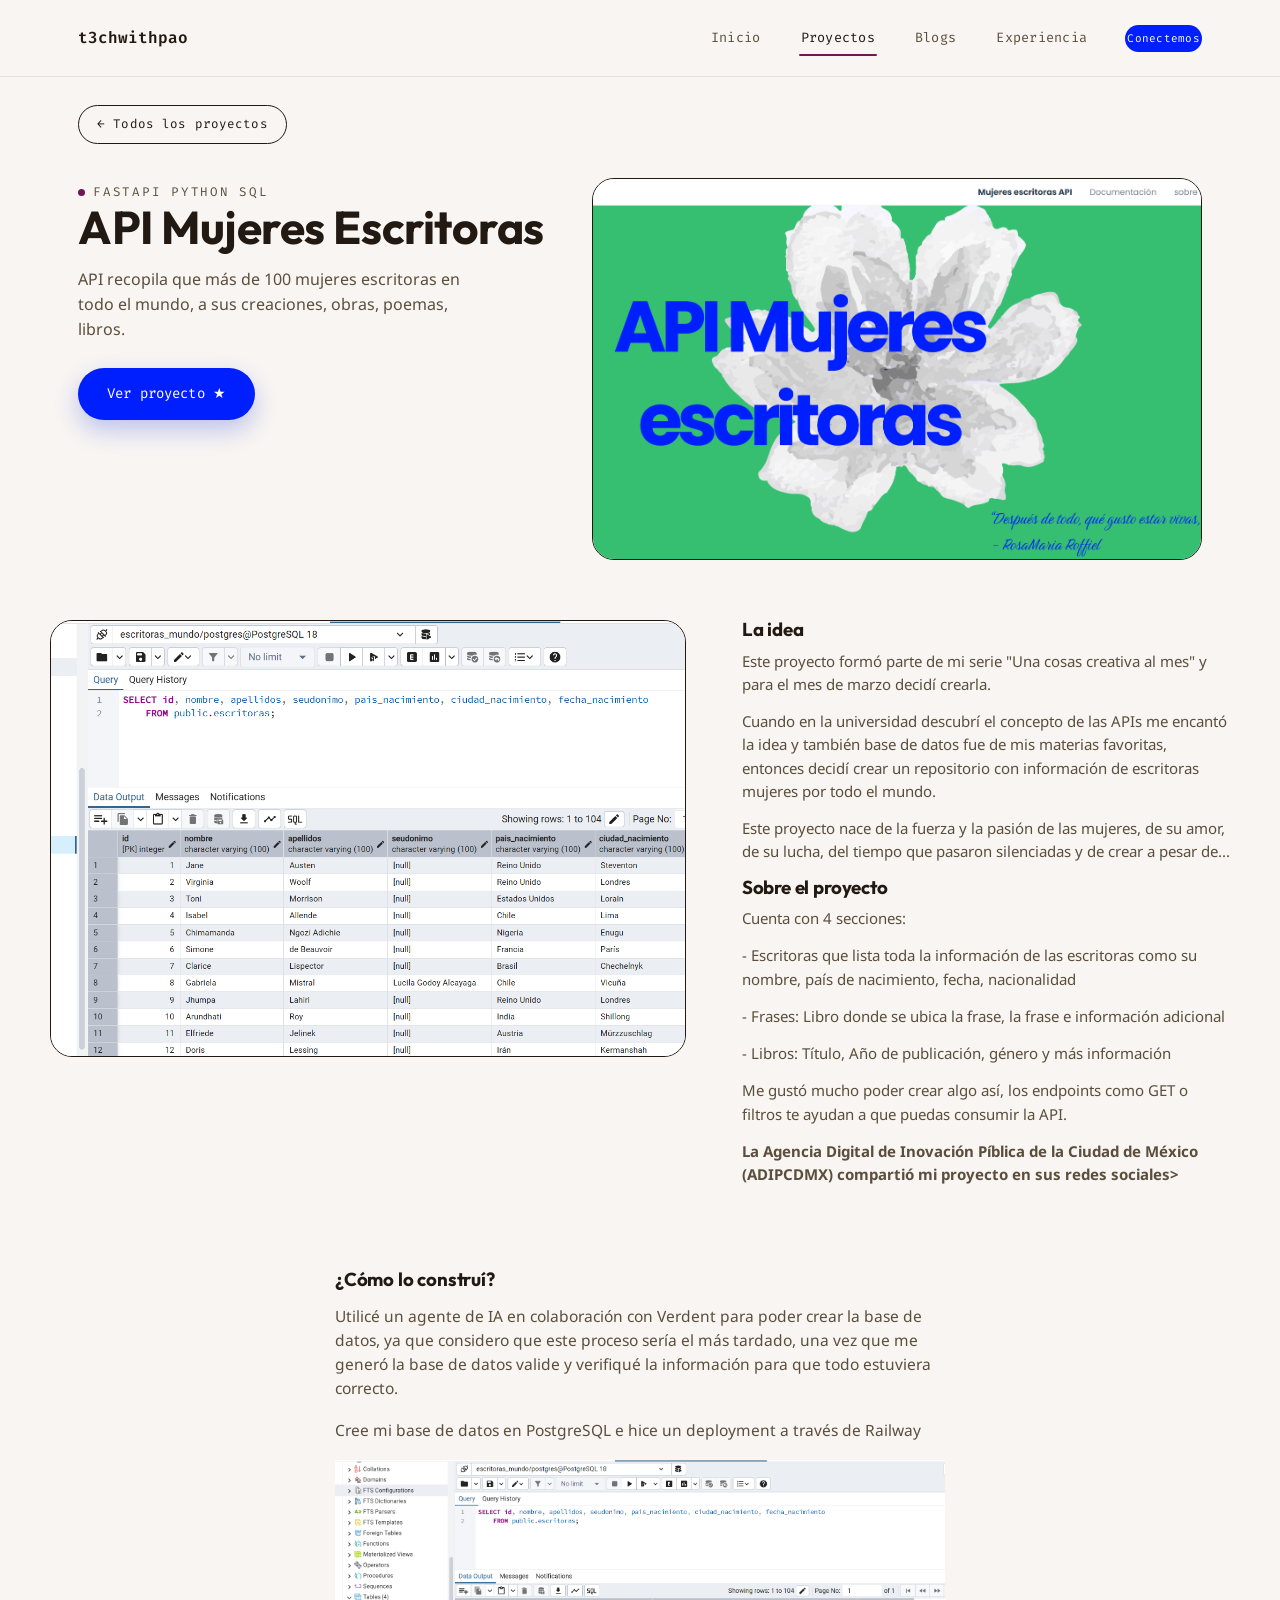
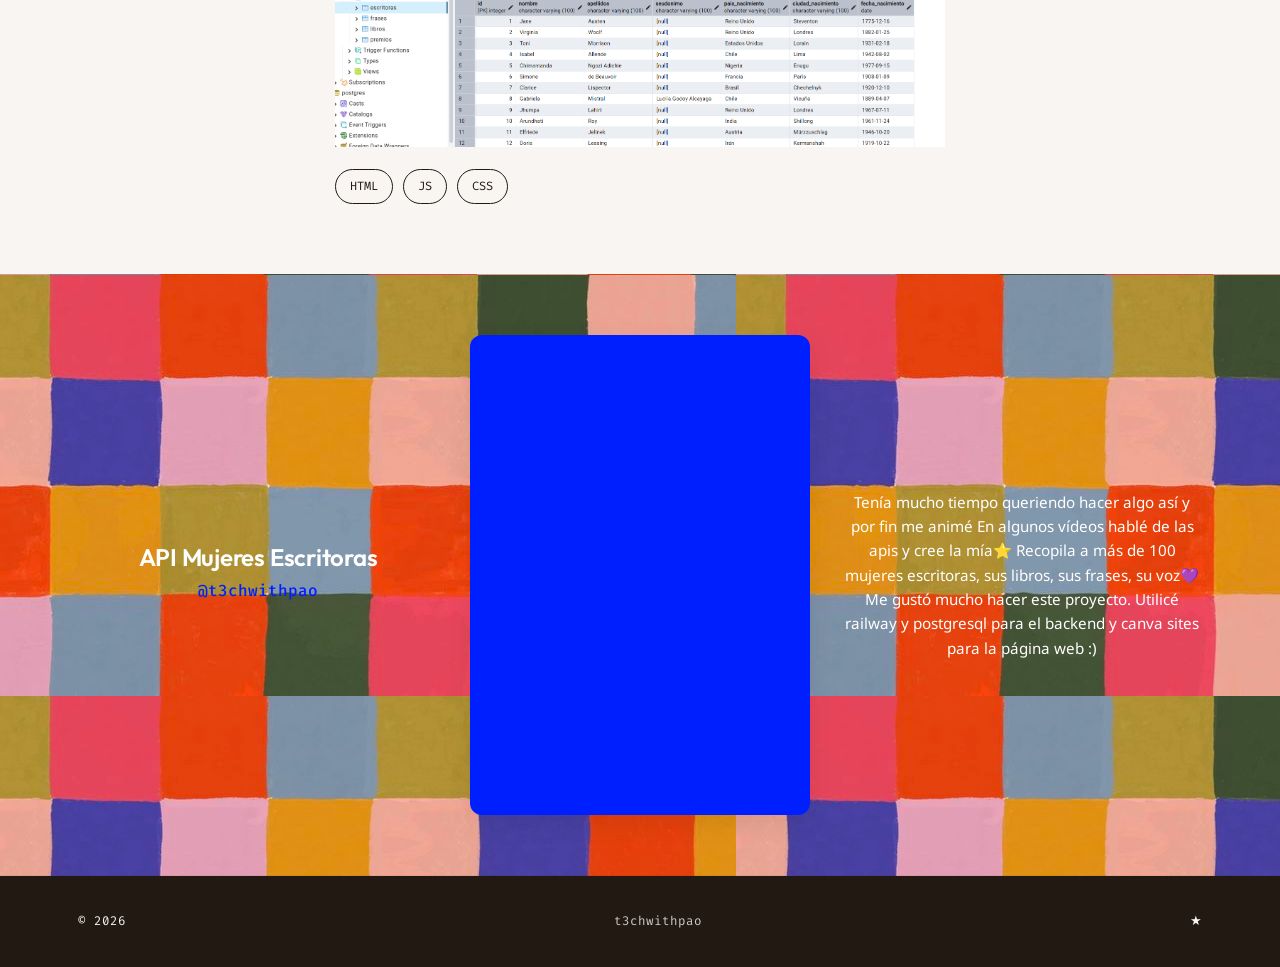
<file: proyecto-detalle-api.html>
<!DOCTYPE html>
<html lang="es">
<head>
<meta charset="UTF-8">
<meta name="viewport" content="width=device-width, initial-scale=1.0">
<title>API Mujeres Escritoras</title>
<link rel="stylesheet" href="styles.css">
<link rel="icon" href="assets/star.png" type="image/png">

</head>
<body>

<nav class="nav">
  <div class="container nav-inner">
    <a href="index.html" class="brand">t3chwithpao</a>
    <ul class="nav-links">
      <li><a href="index.html">Inicio</a></li>
      <li><a href="proyectos.html" class="active">Proyectos</a></li>
      <li><a href="blogs.html">Blogs</a></li>
      <li><a href="experiencia.html">Experiencia</a></li>
      <li><a href="index.html#contacto" class="nav-cta">Conectemos</a></li>
    </ul>
    <button class="nav-toggle" aria-label="Abrir menú">
      <span></span><span></span><span></span>
    </button>
  </div>
</nav>

<div class="container" style="padding-top:28px;">
  <a href="proyectos.html" class="btn btn-outline btn-sm" style="border-color:var(--ink);">← Todos los proyectos</a>
</div>

<section class="container detail-hero" style="padding-top:34px;">
  <div>
    <span class="eyebrow">FASTAPI PYTHON SQL</span>
    <h1>API Mujeres Escritoras</h1>
    <p style="margin-top:16px;color:var(--ink-soft);max-width:46ch;">
      API recopila que más de 100 mujeres escritoras en todo el mundo, a sus creaciones, obras, poemas, libros.
    </p>

<a href="https://t3chwithpao.my.canva.site/mujeres-escritoras-api/" target="_blank" rel="noopener noreferrer" class="btn btn-primary">Ver proyecto ★</a>  </div>
  <div class="detail-media-main"><img src="assets/api_portada.png"></div>
</section>

<section class="container detail-media-row">
  <div class="media-lg"><img src="assets/api-basededatos.png"></div>
  <div class="side-copy">
    <h3 style="margin-bottom:10px; padding-left: 32px;">La idea</h3>
    <p>Este proyecto formó parte de mi serie "Una cosas creativa al mes" y para el mes de marzo decidí crearla.</p>
    <p>Cuando en la universidad descubrí el concepto de las APIs me encantó la idea y también base de datos fue de mis materias favoritas, entonces decidí crear un repositorio con información de escritoras mujeres por todo el mundo.</p>
    <p>Este proyecto nace de la fuerza y la pasión de las mujeres, de su amor, de su lucha, del tiempo que pasaron silenciadas y de crear a pesar de...</p>
    <h3 style="margin-bottom:10px; padding-left: 32px;">Sobre el proyecto</h3>
    <p>Cuenta con 4 secciones:</p>
    <p> - Escritoras que lista toda la información de las escritoras como su nombre, país de nacimiento, fecha, nacionalidad</p>
    <p> - Frases: Libro donde se ubica la frase, la frase e información adicional</p>
    <p> - Libros: Título, Año de publicación, género y más información</p>
    <p>Me gustó mucho poder crear algo así, los endpoints como GET o filtros te ayudan a que puedas consumir la API.</p>
    <p><strong>La Agencia Digital de Inovación Píblica de la Ciudad de México (ADIPCDMX) compartió mi proyecto en sus redes sociales></strong></p>
</div>
</section>

<section class="container detail-body">
  <h3 style="margin-bottom:14px;">¿Cómo lo construí?</h3>
  <p>Utilicé un agente de IA en colaboración con Verdent para poder crear la base de datos, ya que considero que este proceso sería el más tardado, una vez que me generó la base de datos valide y verifiqué la información para que todo estuviera correcto.</p>
  <p>Cree mi base de datos en PostgreSQL e hice un deployment a través de Railway</p>
  <div class="media-lg"><img src="assets/api-basededatos.png"></div>
  <div class="tag-row">
    <span class="tag-pill">HTML</span>
    <span class="tag-pill">JS</span>
    <span class="tag-pill">CSS</span>

  </div>
  
  </div>
</section>

<!-- SECCIÓN INSTAGRAM REEL SHOWCASE -->
<section class="ig-showcase-section">
  <div class="container ig-showcase-grid">
    
    <div class="ig-col-title">
      <h2>API Mujeres Escritoras</h2>
      <a href="https://www.instagram.com/t3chwithpao/" target="_blank" rel="noopener noreferrer" class="ig-handle">
        @t3chwithpao
      </a>
    </div>
    <div class="ig-col-embed">
  <iframe 
    src="https://www.instagram.com/reel/DWjdpYaDSQW/embed" 
    width="100%" 
    height="480" 
    frameborder="0" 
    scrolling="no" 
    allowtransparency="true"
    allow="autoplay; clipboard-write; encrypted-media; picture-in-picture; web-share">
  </iframe>
</div>
    <div class="ig-col-caption">
      <p>
        Tenía mucho tiempo queriendo hacer algo así y por fin me animé

En algunos vídeos hablé de las apis y cree la mía⭐️

Recopila a más de 100 mujeres escritoras, sus libros, sus frases, su voz💜

Me gustó mucho hacer este proyecto. 

Utilicé railway y postgresql para el backend y canva sites para la página web :)
      </p>
    </div>

  </div>
</section>

<footer>
  <div class="container footer-inner">
    <p>© 2026 </p>
    <a href="index.html">t3chwithpao</a>
    <p> ★</p>
  </div>
</footer>

<script src="script.js"></script>
</body>
</html>
</file>
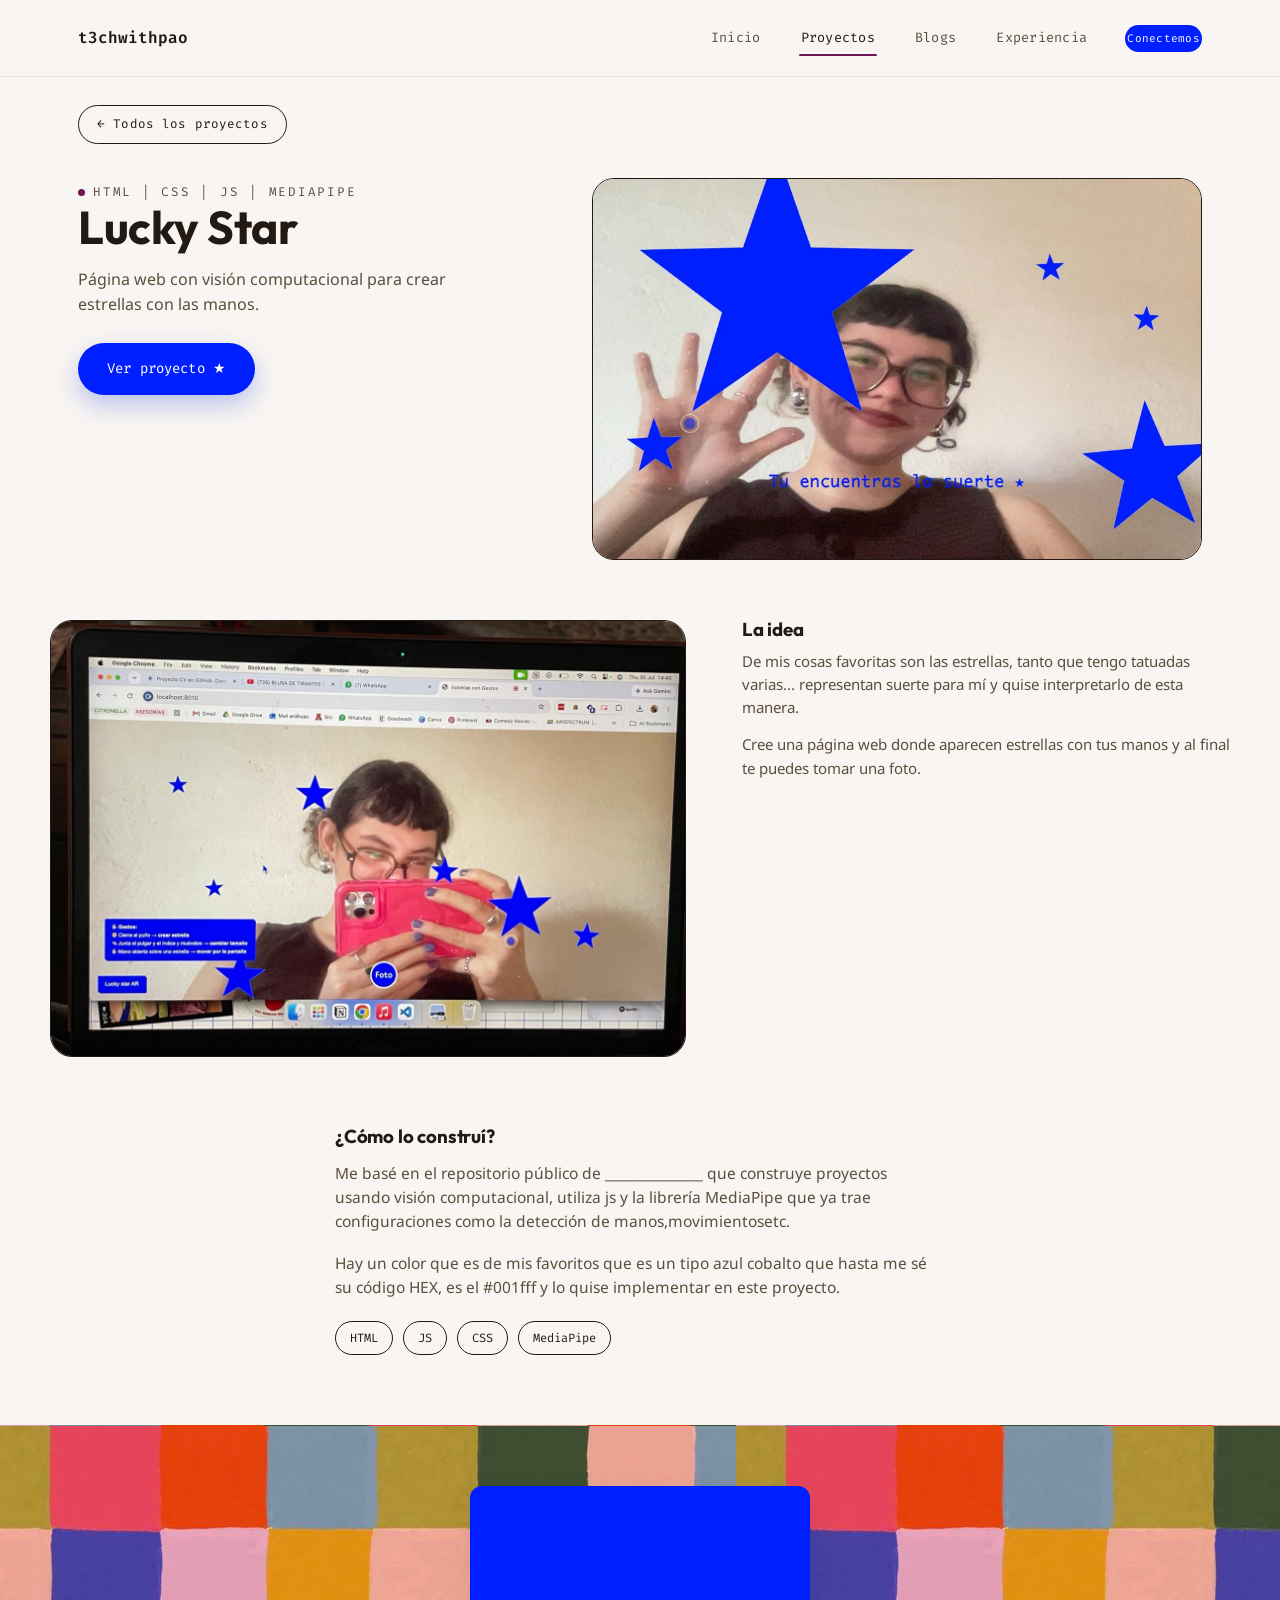
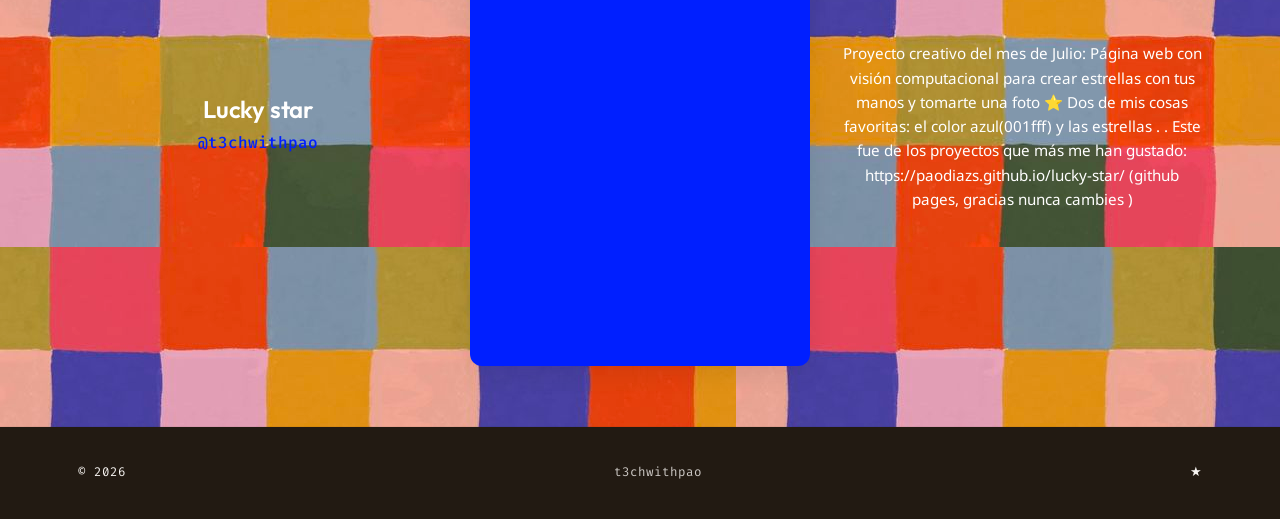
<file: proyecto-detalle-luckystar.html>
<!DOCTYPE html>
<html lang="es">
<head>
<meta charset="UTF-8">
<meta name="viewport" content="width=device-width, initial-scale=1.0">
<title>Lucky Star</title>
<link rel="stylesheet" href="styles.css">
<link rel="icon" href="assets/star.png" type="image/png">

</head>
<body>

<nav class="nav">
  <div class="container nav-inner">
    <a href="index.html" class="brand">t3chwithpao</a>
    <ul class="nav-links">
      <li><a href="index.html">Inicio</a></li>
      <li><a href="proyectos.html" class="active">Proyectos</a></li>
      <li><a href="blogs.html">Blogs</a></li>
      <li><a href="experiencia.html">Experiencia</a></li>
      <li><a href="index.html#contacto" class="nav-cta">Conectemos</a></li>
    </ul>
    <button class="nav-toggle" aria-label="Abrir menú">
      <span></span><span></span><span></span>
    </button>
  </div>
</nav>

<div class="container" style="padding-top:28px;">
  <a href="proyectos.html" class="btn btn-outline btn-sm" style="border-color:var(--ink);">← Todos los proyectos</a>
</div>

<section class="container detail-hero" style="padding-top:34px;">
  <div>
    <span class="eyebrow">HTML | CSS | JS | MediaPipe</span>
    <h1>Lucky Star</h1>
    <p style="margin-top:16px;color:var(--ink-soft);max-width:46ch;">
      Página web con visión computacional para crear estrellas con las manos.
    </p>

<a href="https://paodiazs.github.io/lucky-star/" target="_blank" rel="noopener noreferrer" class="btn btn-primary">Ver proyecto ★</a>  </div>
  <div class="detail-media-main"><img src="assets/detaller2.jpeg"></div>
</section>

<section class="container detail-media-row">
  <div class="media-lg"><img src="assets/detalles-1.jpeg"></div>
  <div class="side-copy">
    <h3 style="margin-bottom:10px; padding-left: 32px;">La idea</h3>
    <p>De mis cosas favoritas son las estrellas, tanto que tengo tatuadas varias... representan suerte para mí y quise interpretarlo de esta manera.</p>
  <p>Cree una página web donde aparecen estrellas con tus manos y al final te puedes tomar una foto.</p>
  </div>
</section>

<section class="container detail-body">
  <h3 style="margin-bottom:14px;">¿Cómo lo construí?</h3>
  <p>Me basé en el repositorio público de ______________ que construye proyectos usando visión computacional, utiliza js y la librería MediaPipe que ya trae configuraciones como la detección de manos,movimientosetc.</p>
  <p>Hay un color que es de mis favoritos que es un tipo azul cobalto que hasta me sé su código HEX, es el #001fff y lo quise implementar en este proyecto.</p>
  <div class="tag-row">
    <span class="tag-pill">HTML</span>
    <span class="tag-pill">JS</span>
    <span class="tag-pill">CSS</span>
    <span class="tag-pill">MediaPipe</span>

  </div>
  
  </div>
</section>

<section class="ig-showcase-section">
  <div class="container ig-showcase-grid">
    
    <div class="ig-col-title">
      <h2>Lucky star</h2>
      <a href="https://www.instagram.com/t3chwithpao/" target="_blank" rel="noopener noreferrer" class="ig-handle">
        @t3chwithpao
      </a>
    </div>
    <div class="ig-col-embed">
  <iframe 
    src="https://www.instagram.com/reel/Dbega9zu9r4/embed" 
    width="100%" 
    height="480" 
    frameborder="0" 
    scrolling="no" 
    allowtransparency="true"
    allow="autoplay; clipboard-write; encrypted-media; picture-in-picture; web-share">
  </iframe>
</div>
    <div class="ig-col-caption">
      <p>
      Proyecto creativo del mes de Julio: Página web con visión computacional para crear estrellas con tus manos y tomarte una foto ⭐️

      Dos de mis cosas favoritas: el color azul(001fff) y las estrellas 
      .
      .
      Este fue de los proyectos que más me han gustado:
      https://paodiazs.github.io/lucky-star/

      (github pages, gracias nunca cambies )
      </p>
    </div>

  </div>
</section>

<footer>
  <div class="container footer-inner">
    <p>© 2026 </p>
    <a href="index.html">t3chwithpao</a>
    <p> ★</p>
  </div>
</footer>

<script src="script.js"></script>
</body>
</html>
</file>
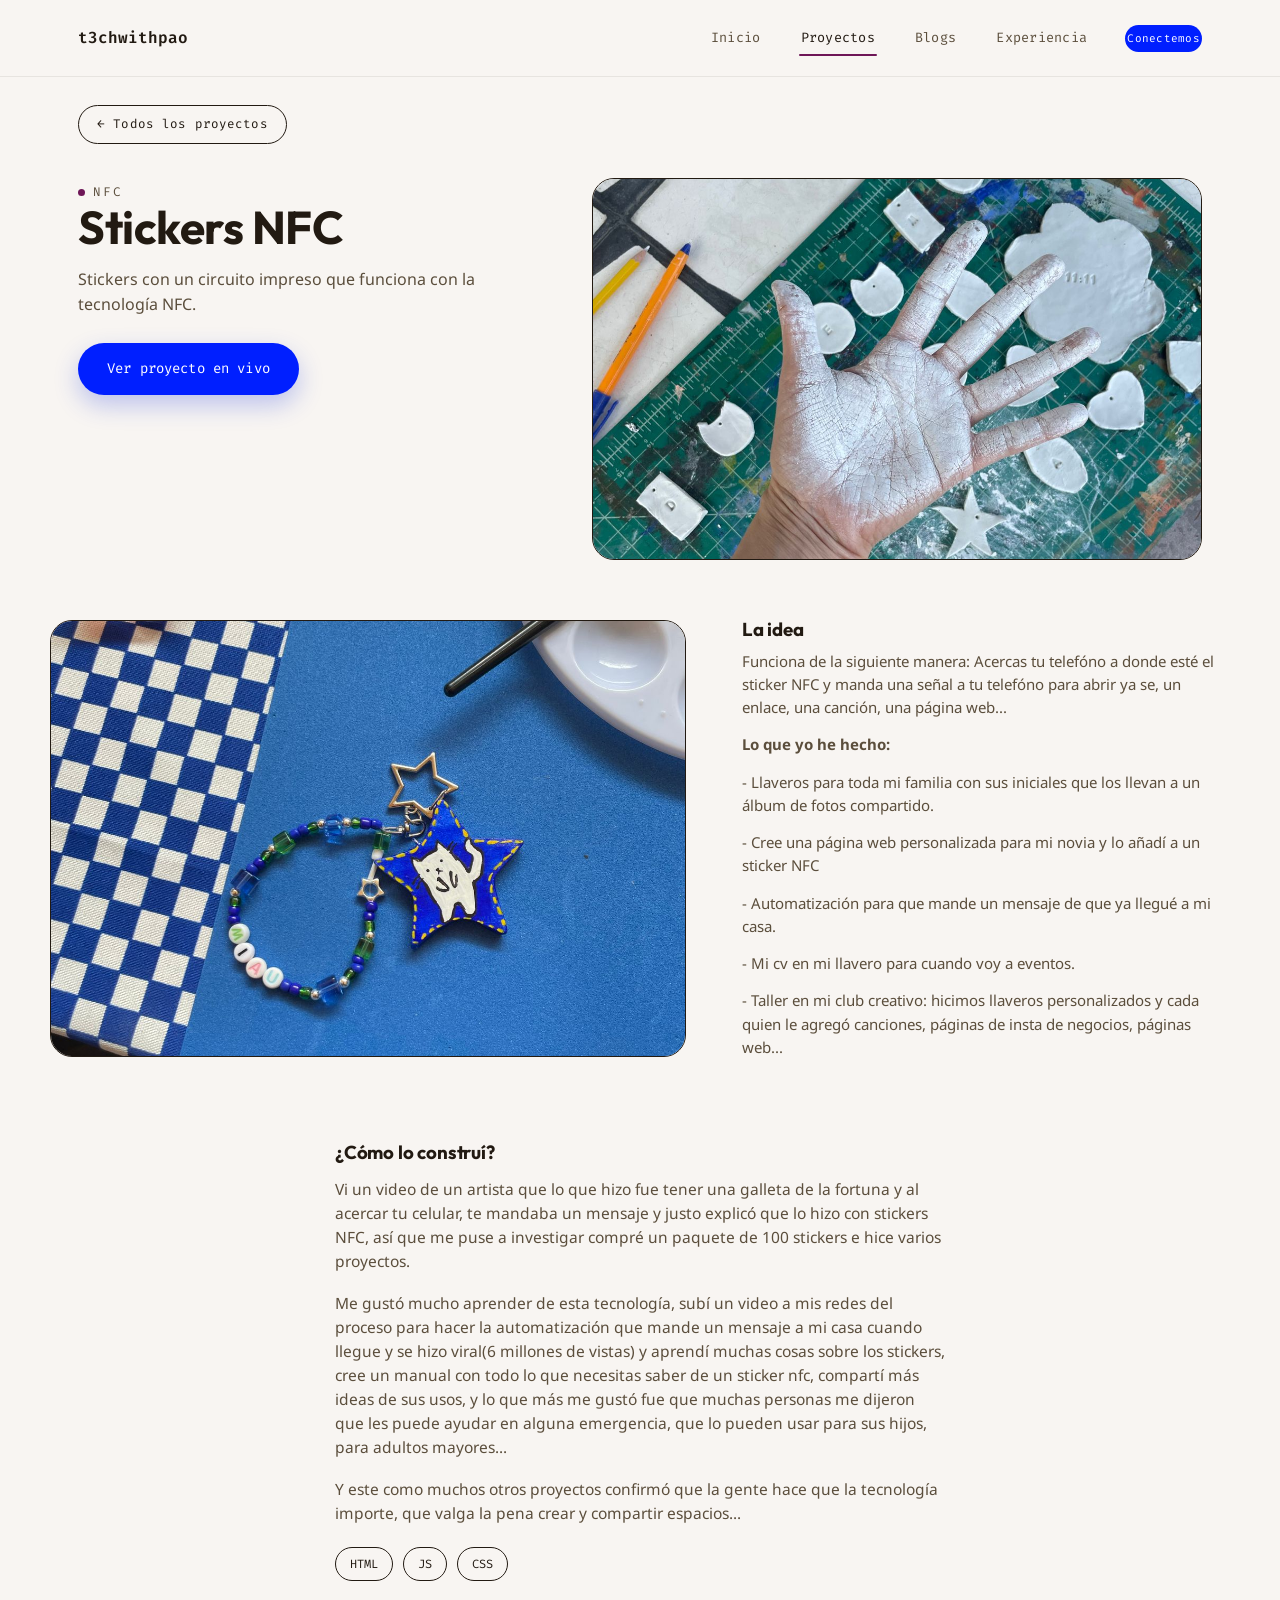
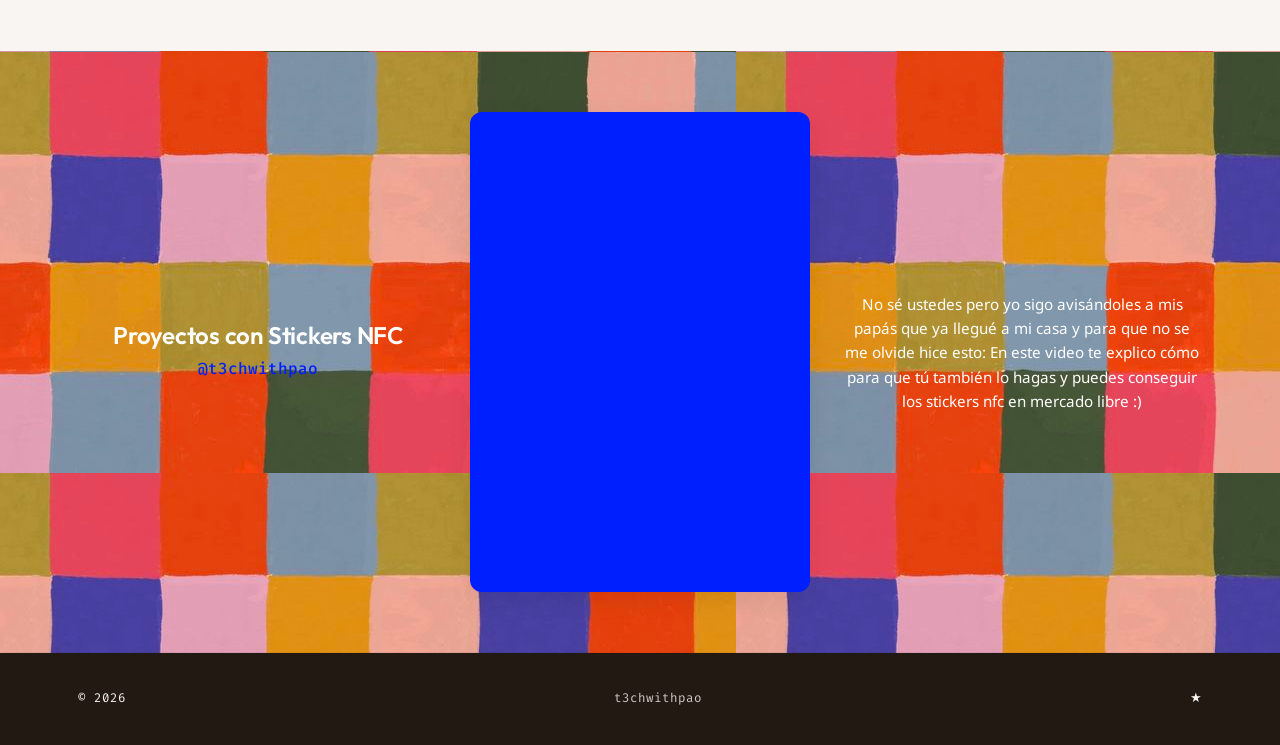
<file: proyecto-detalle-nfc.html>
<!DOCTYPE html>
<html lang="es">
<head>
<meta charset="UTF-8">
<meta name="viewport" content="width=device-width, initial-scale=1.0">
<title>Stickers NFC</title>
<link rel="stylesheet" href="styles.css">
<link rel="icon" href="assets/star.png" type="image/png">

</head>
<body>

<nav class="nav">
  <div class="container nav-inner">
    <a href="index.html" class="brand">t3chwithpao</a>
    <ul class="nav-links">
      <li><a href="index.html">Inicio</a></li>
      <li><a href="proyectos.html" class="active">Proyectos</a></li>
      <li><a href="blogs.html">Blogs</a></li>
      <li><a href="experiencia.html">Experiencia</a></li>
      <li><a href="index.html#contacto" class="nav-cta">Conectemos</a></li>
    </ul>
    <button class="nav-toggle" aria-label="Abrir menú">
      <span></span><span></span><span></span>
    </button>
  </div>
</nav>

<div class="container" style="padding-top:28px;">
  <a href="proyectos.html" class="btn btn-outline btn-sm" style="border-color:var(--ink);">← Todos los proyectos</a>
</div>

<section class="container detail-hero" style="padding-top:34px;">
  <div>
    <span class="eyebrow">NFC</span>
    <h1>Stickers NFC</h1>
    <p style="margin-top:16px;color:var(--ink-soft);max-width:46ch;">
    Stickers con un circuito impreso que funciona con la tecnología NFC.  
    </p>

<a href="https://www.instagram.com/reel/DcPv2_DuZDj/" target="_blank" rel="noopener noreferrer" class="btn btn-primary">Ver proyecto en vivo</a>  </div>
  <div class="detail-media-main"><img src="assets/nfc-arcilla.jpeg"></div>
</section>

<section class="container detail-media-row">
  <div class="media-lg"><img src="assets/nfc-llaveros.jpeg"></div>
  <div class="side-copy">
    <h3 style="margin-bottom:10px; padding-left: 32px;">La idea</h3>
    <p>Funciona de la siguiente manera: Acercas tu telefóno a donde esté el sticker NFC y manda una señal a tu telefóno para abrir ya se, un enlace, una canción, una página web...</p>
    <p><strong>Lo que yo he hecho:</strong></p>
    <p>- Llaveros para toda mi familia con sus iniciales que los llevan a un álbum de fotos compartido.</p>
    <p>- Cree una página web personalizada para mi novia y lo añadí a un sticker NFC</p>
    <p>- Automatización para que mande un mensaje de que ya llegué a mi casa.</p>
    <p>- Mi cv en mi llavero para cuando voy a eventos.</p>
    <p>- Taller en mi club creativo: hicimos llaveros personalizados y cada quien le agregó canciones, páginas de insta de negocios, páginas web...</p>
  </div>
</section>

<section class="container detail-body">
  <h3 style="margin-bottom:14px;">¿Cómo lo construí?</h3>
  <p>Vi un video de un artista que lo que hizo fue tener una galleta de la fortuna y al acercar tu celular, te mandaba un mensaje y justo explicó que lo hizo con stickers NFC, así que me puse a investigar compré un paquete de 100 stickers e hice varios proyectos.</p>
  <p>Me gustó mucho aprender de esta tecnología, subí un video a mis redes del proceso para hacer la automatización que mande un mensaje a mi casa cuando llegue y se hizo viral(6 millones de vistas) y aprendí muchas cosas sobre los stickers, cree un manual con todo lo que necesitas saber de un sticker nfc, compartí más ideas de sus usos, y lo que más me gustó fue que muchas personas me dijeron que les puede ayudar en alguna emergencia, que lo pueden usar para sus hijos, para adultos mayores...</p>
  <p>Y este como muchos otros proyectos confirmó que la gente hace que la tecnología importe, que valga la pena crear y compartir espacios...</p>
    <div class="tag-row">
    <span class="tag-pill">HTML</span>
    <span class="tag-pill">JS</span>
    <span class="tag-pill">CSS</span>

  </div>
  
  </div>
</section>

<section class="ig-showcase-section">
  <div class="container ig-showcase-grid">
    
    <div class="ig-col-title">
      <h2>Proyectos con Stickers NFC</h2>
      <a href="https://www.instagram.com/t3chwithpao/" target="_blank" rel="noopener noreferrer" class="ig-handle">
        @t3chwithpao
      </a>
    </div>
    <div class="ig-col-embed">
  <iframe 
    src="https://www.instagram.com/reel/DcPv2_DuZDj/embed" 
    width="100%" 
    height="480" 
    frameborder="0" 
    scrolling="no" 
    allowtransparency="true"
    allow="autoplay; clipboard-write; encrypted-media; picture-in-picture; web-share">
  </iframe>
</div>
    <div class="ig-col-caption">
      <p>
      No sé ustedes pero yo sigo avisándoles a mis papás que ya llegué a mi casa y para que no se me olvide hice esto:

      En este video te explico cómo para que tú también lo hagas y puedes conseguir los stickers nfc en mercado libre :)
      </p>
    </div>

  </div>
</section>

<footer>
  <div class="container footer-inner">
    <p>© 2026 </p>
    <a href="index.html">t3chwithpao</a>
    <p> ★</p>
  </div>
</footer>

<script src="script.js"></script>
</body>
</html>
</file>
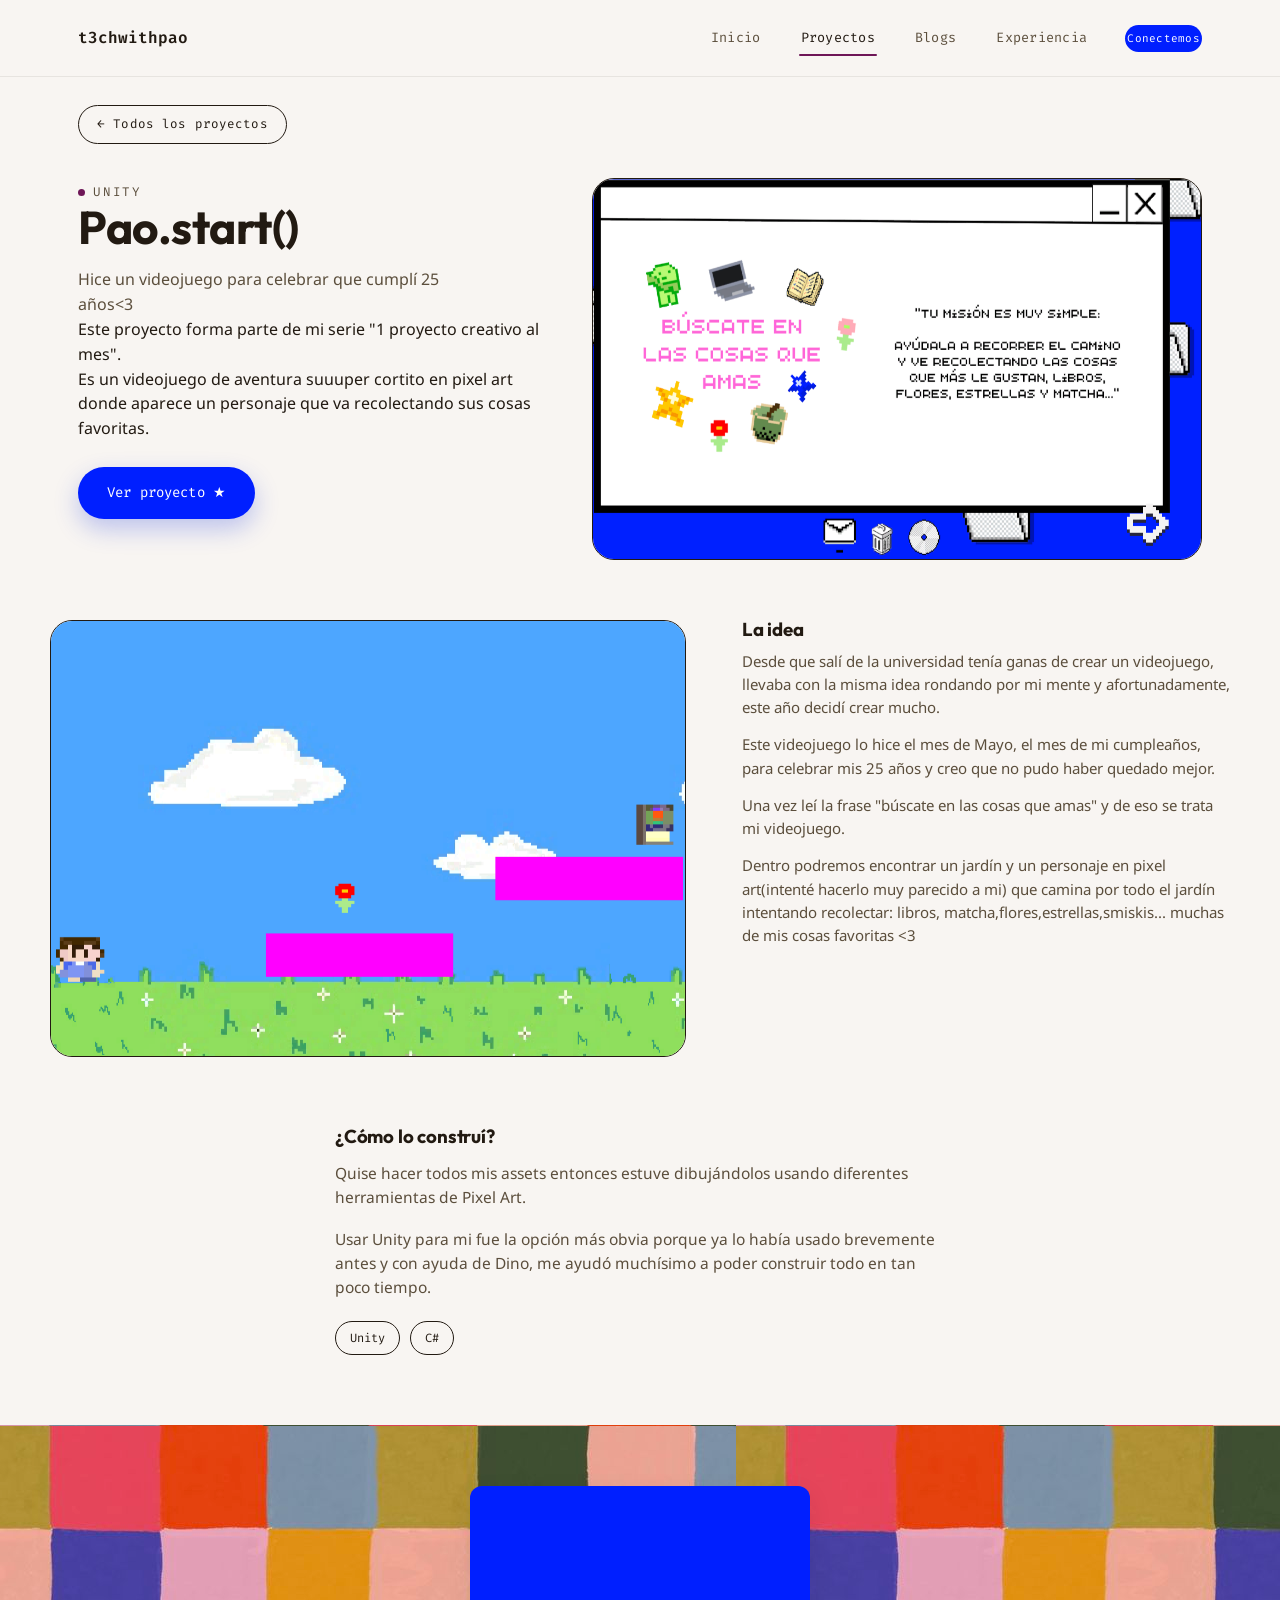
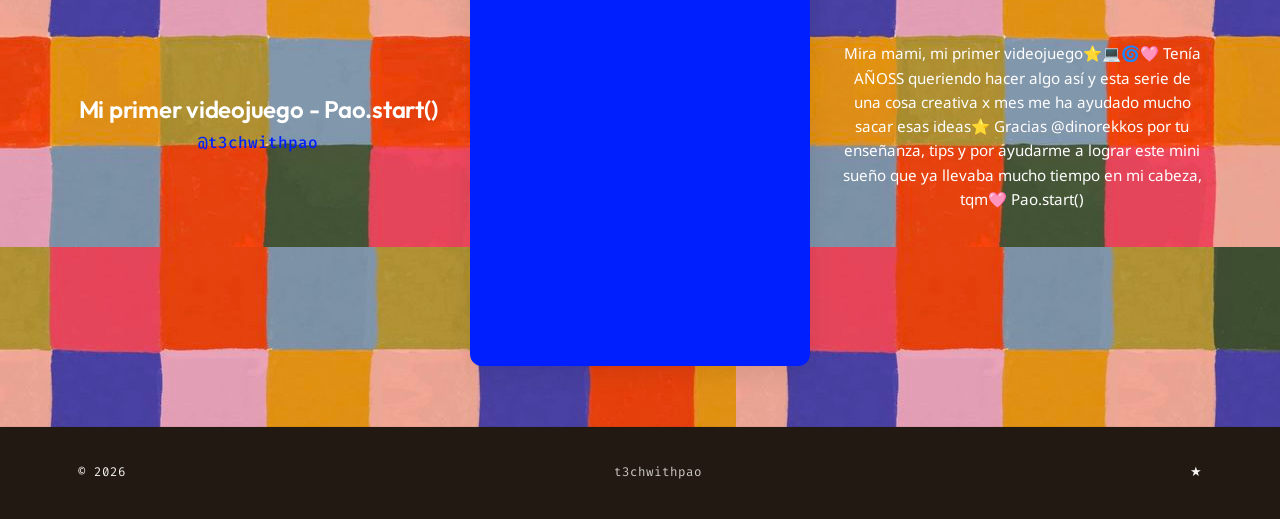
<file: proyecto-detalle-videojuego.html>
<!DOCTYPE html>
<html lang="es">
<head>
<meta charset="UTF-8">
<meta name="viewport" content="width=device-width, initial-scale=1.0">
<title>Pao.Start() Videojuego</title>
<link rel="stylesheet" href="styles.css">
<link rel="icon" href="assets/star.png" type="image/png">

</head>
<body>

<nav class="nav">
  <div class="container nav-inner">
    <a href="index.html" class="brand">t3chwithpao</a>
    <ul class="nav-links">
      <li><a href="index.html">Inicio</a></li>
      <li><a href="proyectos.html" class="active">Proyectos</a></li>
      <li><a href="blogs.html">Blogs</a></li>
      <li><a href="experiencia.html">Experiencia</a></li>
      <li><a href="index.html#contacto" class="nav-cta">Conectemos</a></li>
    </ul>
    <button class="nav-toggle" aria-label="Abrir menú">
      <span></span><span></span><span></span>
    </button>
  </div>
</nav>

<div class="container" style="padding-top:28px;">
  <a href="proyectos.html" class="btn btn-outline btn-sm" style="border-color:var(--ink);">← Todos los proyectos</a>
</div>

<section class="container detail-hero" style="padding-top:34px;">
  <div>
    <span class="eyebrow">Unity</span>
    <h1>Pao.start()</h1>
    <p style="margin-top:16px;color:var(--ink-soft);max-width:46ch;">
Hice un videojuego para celebrar que cumplí 25 años<3    </p>
    <p>Este proyecto forma parte de mi serie "1 proyecto creativo al mes".</p>
    <p>Es un videojuego de aventura suuuper cortito en pixel art donde aparece un personaje que va recolectando sus cosas favoritas.</p>

<a href="https://paoladiaz.itch.io/paostart" target="_blank" rel="noopener noreferrer" class="btn btn-primary">Ver proyecto ★</a>  </div>
  <div class="detail-media-main"><img src="assets/detalle-2-videojuego.png"></div>
</section>

<section class="container detail-media-row">
  <div class="media-lg"><img src="assets/detalle-videojuego.png"></div>
  <div class="side-copy">
    <h3 style="margin-bottom:10px; padding-left: 32px;">La idea</h3>
    <p>Desde que salí  de la universidad tenía ganas de crear un videojuego, llevaba con la misma idea rondando por mi mente y afortunadamente, este año decidí crear mucho.</p>
  <p>Este videojuego lo hice el mes de Mayo, el mes de mi cumpleaños, para celebrar mis 25 años y creo que no pudo haber quedado mejor.</p>
<p>Una vez leí la frase "búscate en las cosas que amas" y de eso se trata mi videojuego.</p>  
<p>Dentro podremos encontrar un jardín y un personaje en pixel art(intenté hacerlo muy parecido a mi) que camina por todo el jardín intentando recolectar: libros, matcha,flores,estrellas,smiskis... muchas de mis cosas favoritas <3</p>
</div>
</section>

<section class="container detail-body">
  <h3 style="margin-bottom:14px;">¿Cómo lo construí?</h3>
  <p>Quise hacer todos mis assets entonces estuve dibujándolos usando diferentes herramientas de Pixel Art.</p>
  <p>Usar Unity para mi fue la opción más obvia porque ya lo había usado brevemente antes y con ayuda de Dino, me ayudó muchísimo a poder construir todo en tan poco tiempo.</p>
  <div class="tag-row">
    <span class="tag-pill">Unity</span>
    <span class="tag-pill">C#</span>


  </div>
  
  </div>
</section>

<section class="ig-showcase-section">
  <div class="container ig-showcase-grid">
    
    <div class="ig-col-title">
      <h2>Mi primer videojuego - Pao.start()</h2>
      <a href="https://www.instagram.com/t3chwithpao/" target="_blank" rel="noopener noreferrer" class="ig-handle">
        @t3chwithpao
      </a>
    </div>
    <div class="ig-col-embed">
  <iframe 
    src="https://www.instagram.com/reel/DZAnl7cBbEB/embed" 
    width="100%" 
    height="480" 
    frameborder="0" 
    scrolling="no" 
    allowtransparency="true"
    allow="autoplay; clipboard-write; encrypted-media; picture-in-picture; web-share">
  </iframe>
</div>
    <div class="ig-col-caption">
      <p>
Mira mami, mi primer videojuego⭐️💻🌀🩷
Tenía AÑOSS queriendo hacer algo así y esta serie de una cosa creativa x mes me ha ayudado mucho sacar esas ideas⭐️
Gracias @dinorekkos por tu enseñanza, tips y por ayudarme a lograr este mini sueño que ya llevaba mucho tiempo en mi cabeza, tqm🩷

Pao.start() 
      </p>
    </div>

  </div>
</section>


<footer>
  <div class="container footer-inner">
    <p>© 2026 </p>
    <a href="index.html">t3chwithpao</a>
    <p> ★</p>
  </div>
</footer>

<script src="script.js"></script>
</body>
</html>
</file>
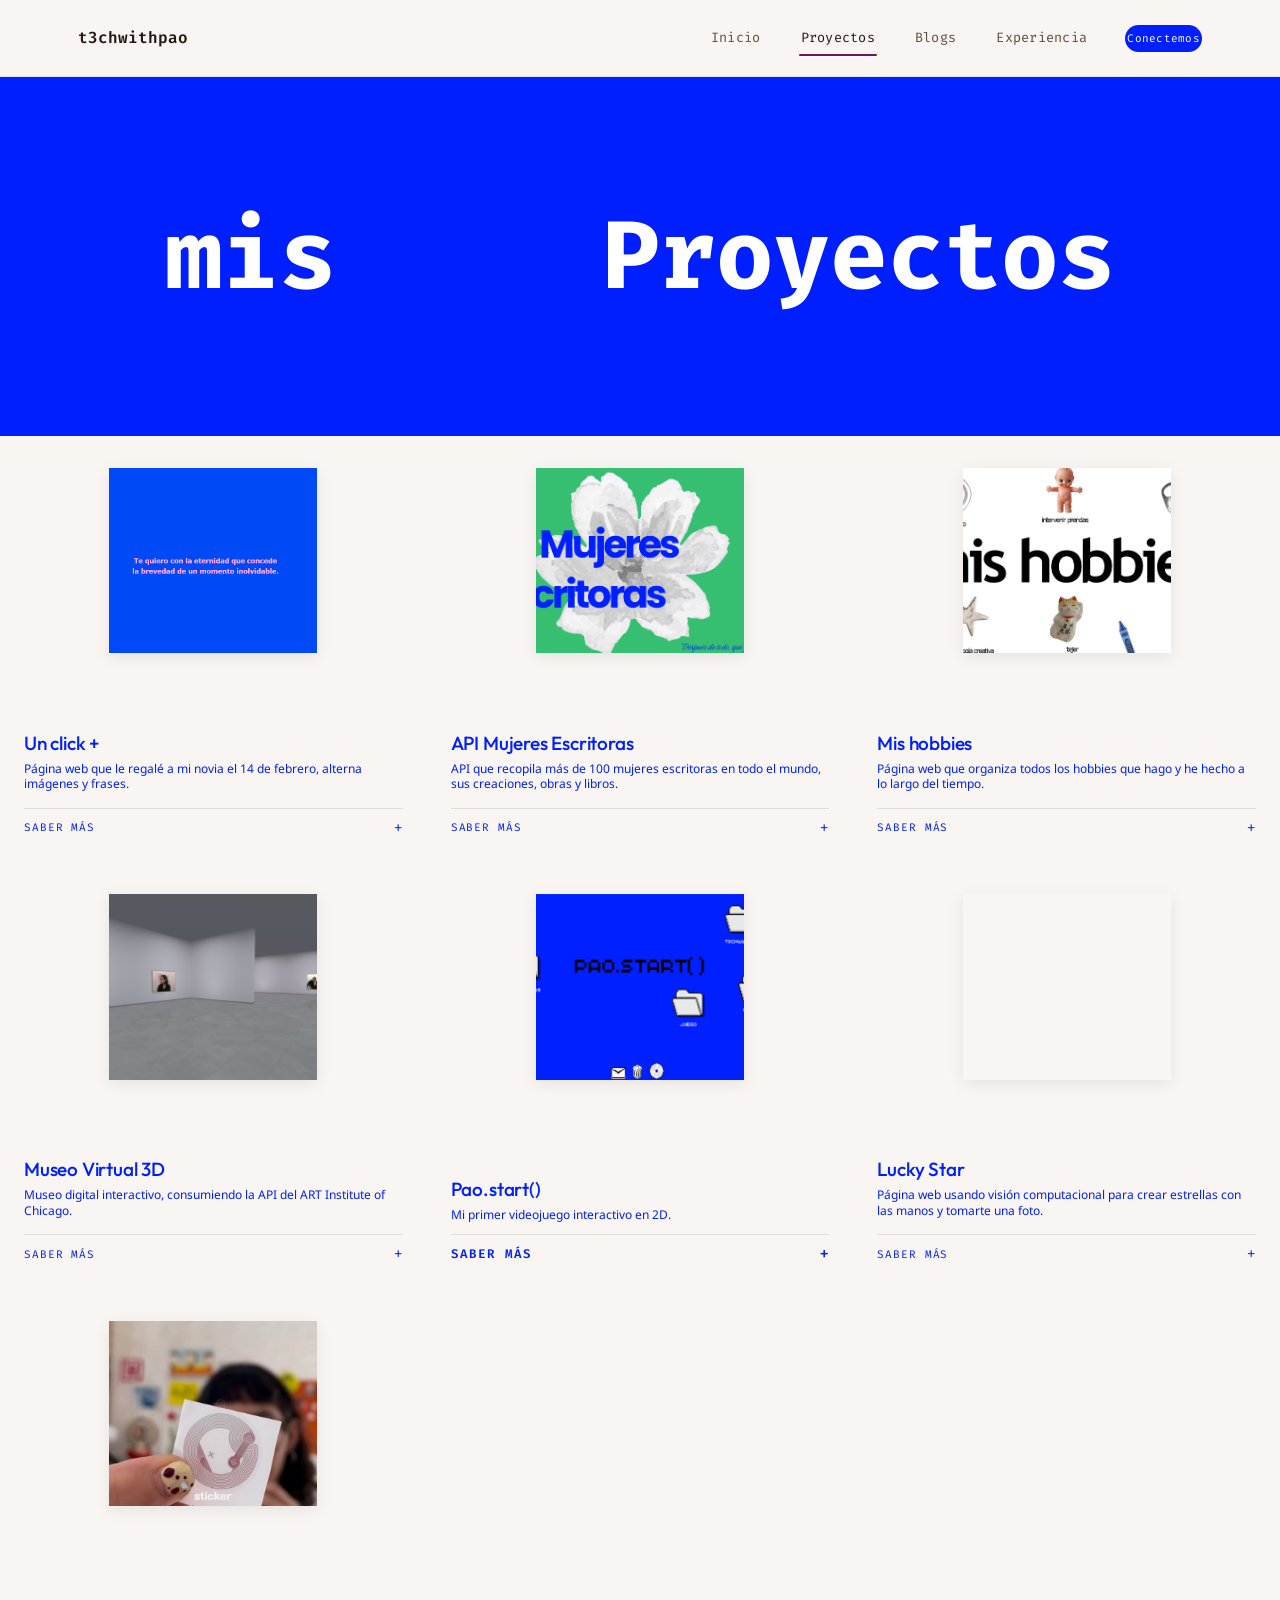
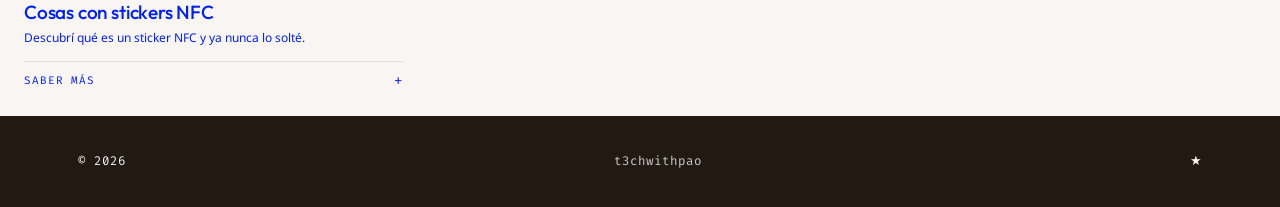
<file: proyectos.html>
<!DOCTYPE html>
<html lang="es">
<head>
<meta charset="UTF-8">
<meta name="viewport" content="width=device-width, initial-scale=1.0">
<title>Proyectos — t3chwithpao</title>
<link rel="stylesheet" href="styles.css">
<link rel="icon" href="assets/star.png" type="image/png">
</head>
<body>

<nav class="nav">
  <div class="container nav-inner">
    <a href="index.html" class="brand">t3chwithpao</a>
    <ul class="nav-links">
      <li><a href="index.html">Inicio</a></li>
      <li><a href="proyectos.html" class="active">Proyectos</a></li>
      <li><a href="blogs.html">Blogs</a></li>
      <li><a href="experiencia.html">Experiencia</a></li>
      <li><a href="index.html#contacto" class="nav-cta">Conectemos</a></li>
    </ul>
    <button class="nav-toggle" aria-label="Abrir menú">
      <span></span><span></span><span></span>
    </button>
  </div>
</nav>

<!-- SECCIÓN HERO / TÍTULO  -->
<section class="projects-hero-section">
  <div class="container">
    <h1 class="projects-hero-title">
      mis 
      <span class="inline-img-wrap">
        <video autoplay loop muted playsinline class="inline-square-img">
          <source src="assets/video-hero-projects.mp4" type="video/mp4">
          Tu navegador no soporta videos HTML5.
        </video>
      </span> 
      Proyectos
    </h1>
  </div>
</section>


<!-- SECCIÓN DE PROYECTOS  EDITORIAL GRID -->
<section class="projects-grid-section">
  <div class="projects-editorial-grid">

    <!-- Card 1 (Amarillo Ocre/Mostaza) -->
    <article class="card-editorial card-bg-yellow">
      <div class="card-media-editorial">
        <img src="assets/unclickmas_portada.png" alt="Un click +">
      </div>
      <div class="card-editorial-body">
        <div class="card-meta">
        </div>
        <h3 class="card-title">Un click +</h3>
        <p class="card-desc">Página web que le regalé a mi novia el 14 de febrero, alterna imágenes y frases.</p>
        <a href="proyecto-detalle.html" class="card-editorial-link">Saber más<span>+</span></a>
      </div>
    </article>

    <!-- Card 2 (Azul Claro Pastel) -->
    <article class="card-editorial card-bg-lightblue">
      <div class="card-media-editorial">
        <img src="assets/api-detalles.png" alt="API Mujeres Escritoras">
      </div>
      <div class="card-editorial-body">
        <div class="card-meta">
        </div>
        <h3 class="card-title">API Mujeres Escritoras</h3>
        <p class="card-desc">API que recopila más de 100 mujeres escritoras en todo el mundo, sus creaciones, obras y libros.</p>
        <a href="proyecto-detalle-api.html" class="card-editorial-link">Saber más<span>+</span></a>
      </div>
    </article>

    <!-- Card 3 (Verde Salvia/Menta) -->
    <article class="card-editorial card-bg-sage">
      <div class="card-media-editorial">
        <img src="assets/hobbies-portada1.png" alt="Hobbies">
      </div>
      <div class="card-editorial-body">
        <div class="card-meta">
        </div>
        <h3 class="card-title">Mis hobbies</h3>
        <p class="card-desc">Página web que organiza todos los hobbies que hago y he hecho a lo largo del tiempo.</p>
        <a href="proyecto-detalle-hobbies.html" class="card-editorial-link">Saber más<span>+</span></a>
      </div>
    </article>

    <!-- Card 4 (Rosa Pálido/Mauve) -->
    <article class="card-editorial card-bg-mauve">
      <div class="card-media-editorial">
        <img src="assets/museo-portada.png" alt="Museo Virtual 3D">
      </div>
      <div class="card-editorial-body">
        <div class="card-meta">
        </div>
        <h3 class="card-title">Museo Virtual 3D</h3>
        <p class="card-desc">Museo digital interactivo, consumiendo la API del ART Institute of Chicago.</p>
        <a href="proyecto-detalle-museo.html" class="card-editorial-link">Saber más<span>+</span></a>
      </div>
    </article>

    <!-- Card 5 (Gris Verdoso/Piedra) -->
    <article class="card-editorial card-bg-stone">
      <div class="card-media-editorial">
        <img src="assets/videojuego-portada.png" alt="Portada videojuego">
      </div>
      <div class="card-editorial-body">
        <div class="card-meta">
        </div>
        <h3 class="card-title">Pao.start()</h3>
        <p class="card-desc">Mi primer videojuego interactivo en 2D.</p>
        <a href="proyecto-detalle-videojuego.html" class="card-link card-editorial-link">Saber más<span>+</span></a>
      </div>
    </article>

    <!-- Card 6 (Azul Medio) -->
    <article class="card-editorial card-bg-medblue">
      <div class="card-media-editorial">
        <video autoplay loop muted playsinline>
          <source src="assets/lucky-star.mp4" type="video/mp4">
          Tu navegador no soporta videos HTML5.
        </video>
      </div>
      <div class="card-editorial-body">
        <div class="card-meta">
        </div>
        <h3 class="card-title">Lucky Star</h3>
        <p class="card-desc">Página web usando visión computacional para crear estrellas con las manos y tomarte una foto.</p>
        <a href="proyecto-detalle-luckystar.html" class="card-editorial-link">Saber más<span>+</span></a>
      </div>
    </article>

    <!-- Card 7 (Gris Cálido / Arena) -->
    <article class="card-editorial card-bg-sand">
      <div class="card-media-editorial">
        <img src="assets/sticker-nfc.jpeg" alt="Sticker NFC">
      </div>
      <div class="card-editorial-body">
        <div class="card-meta">
        </div>
        <h3 class="card-title">Cosas con stickers NFC</h3>
        <p class="card-desc">Descubrí qué es un sticker NFC y ya nunca lo solté.</p>
        <a href="proyecto-detalle-nfc.html" class="card-editorial-link">Saber más<span>+</span></a>
      </div>
    </article>

   

  </div>
</section>

<footer>
  <div class="container footer-inner">
    <p>© 2026 </p>
    <a href="index.html">t3chwithpao</a>
    <p> ★</p>
  </div>
</footer>

<script src="script.js"></script>
</body>
</html>
</file>
<file: styles.css>
@import url('https://fonts.googleapis.com/css2?family=Fira+Code:wght@400;500;600;700&family=Noto+Sans:ital,wght@0,400;0,500;0,600;0,700;1,400&family=Outfit:wght@400;500;600;700;800&display=swap');
:root{
  --cream: #F8f5f2;
  --cream-2: #F8f5f2;
  --ink: #221A12;
  --ink-soft: #5B4E3C;
  --purple: #6E1657;
  --purple-deep: #4B0E3B;
  --lavender: #E7C9E0;
  --lavender-soft: rgba(231,201,224,.78);
  --blue: #001fff;
  --blue-ink: #101A5C;
  --blue-pale: #b5d7f3;
  --blue-pale-2: #6ebde7;
  --maroon: #7c1e0f;
  --lime: #c7e930;
  --lime-ink: #2B3300;
  --star: #221A12;


 --display: 'Outfit', system-ui, sans-serif;
  --body: 'Noto Sans', system-ui, sans-serif;
  --mono: 'Fira Code', ui-monospace, monospace;

  --radius: 22px;
  --radius-sm: 12px;
  --container: 1180px;
  --nav-h: 76px;
}

*,*::before,*::after{ box-sizing:border-box; }
html{ scroll-behavior:smooth; }
body{
  margin:0;
  background:var(--cream);
  color:var(--ink);
  font-family:var(--body);
  font-size:16px;
  line-height:1.55;
  -webkit-font-smoothing:antialiased;
}
img{ max-width:100%; display:block; }
a{ color:inherit; text-decoration:none; }
ul{ margin:0; padding:0; list-style:none; }
h1,h2,h3,h4{ font-family:var(--display); margin:0; line-height:1.05; letter-spacing:-0.01em; }
p{ margin:0; }
.container{ width:100%; max-width:var(--container); margin:0 auto; padding:0 28px; }
section{ position:relative; }

::selection{ background:var(--lime); color:var(--lime-ink); }

:focus-visible{
  outline:3px solid var(--blue);
  outline-offset:3px;
  border-radius:4px;
}

@media (prefers-reduced-motion: reduce){
  *{ animation-duration:0.001ms !important; animation-iteration-count:1 !important; transition-duration:0.001ms !important; scroll-behavior:auto !important; }
}

/* ---------- eyebrow / label ---------- */
.eyebrow{
  font-family:var(--mono);
  font-size:12.5px;
  letter-spacing:.14em;
  text-transform:uppercase;
  color:var(--ink-soft);
  display:inline-flex;
  align-items:center;
  gap:8px;
}
.eyebrow::before{
  content:"";
  width:7px; height:7px;
  border-radius:50%;
  background:var(--purple);
  display:inline-block;
}

/* ---------- nav ---------- */
.nav{
  position:sticky; top:0; z-index:100;
  background:var(--cream);
  backdrop-filter:blur(10px);
  border-bottom:1px solid rgba(34,26,18,.08);
}
.nav-inner{
  height:var(--nav-h);
  display:flex; align-items:center; justify-content:space-between;
}
.brand{
  font-family:var(--mono);
  font-weight:600;
  font-size:16px;
  display:flex; align-items:center; gap:8px;
}
.brand .dot{ color:var(--purple); }
.nav-links{
  display:flex; align-items:center; gap:36px;
  font-family:var(--mono);
  font-size:13.5px;
  letter-spacing:.02em;
}
.nav-links a{
  position:relative;
  padding:6px 2px;
  color:var(--ink-soft);
  transition:color .2s ease;
}
.nav-links a:hover, .nav-links a.active{ color:var(--ink); }
.nav-links a.active::after{
  content:"";
  position:absolute; left:0; right:0; bottom:-4px;
  height:2px; background:var(--purple);
  border-radius:2px;
}
.nav-cta{
  background:var(--blue);
  color:#fff !important;
  font-family:var(--mono);
  font-size:11px;
  padding:25px 60px 10px;
  border-radius:300px;

  transition:transform .18s ease, box-shadow .18s ease;
}
.nav-cta:hover{ transform:translateY(-1px); box-shadow:0 8px 18px rgba(36,64,224,.35); }

.nav-toggle{
  display:none;
  background:none; border:none; cursor:pointer;
  width:40px; height:40px;
  flex-direction:column; align-items:center; justify-content:center; gap:5px;
}
.nav-toggle span{
  width:22px; height:2px; background:var(--ink); border-radius:2px;
  transition:transform .25s ease, opacity .25s ease;
}
.nav-toggle.open span:nth-child(1){ transform:translateY(7px) rotate(45deg); }
.nav-toggle.open span:nth-child(2){ opacity:0; }
.nav-toggle.open span:nth-child(3){ transform:translateY(-7px) rotate(-45deg); }

/* ---------- buttons ---------- */
.btn{
  display:inline-flex; align-items:center; justify-content:center; gap:8px;
  font-family:var(--mono);
  font-size:14px;
  letter-spacing:.01em;
  padding:14px 28px;
  border-radius:999px;
  border:1.5px solid transparent;
  cursor:pointer;
  transition:transform .18s ease, box-shadow .18s ease, background .18s ease, color .18s ease;
}
.btn-primary{ background:var(--blue); color:#fff; box-shadow:0 10px 24px rgba(36,64,224,.28); }
.btn-primary:hover{ transform:translateY(-2px); box-shadow:0 14px 30px rgba(36,64,224,.4); }
.btn-outline{ background:transparent; border-color:currentColor; }
.btn-outline:hover{ background:var(--ink); color:var(--cream); }
.btn-light{ background:#fff; color:var(--purple-deep); }
.btn-light:hover{ transform:translateY(-2px); box-shadow:0 12px 26px rgba(0,0,0,.18); }
.btn-sm{ padding:9px 18px; font-size:12.5px; }

/* BOTÓN AZUL CON EFECTO RESPLANDOR (GLOW) */
.btn-glow-blue {
  background-color: var(--blue, #2563eb); /* Fondo azul por defecto */
  color: #ffffff !important;               /* Texto blanco */
  border: 1px solid var(--blue, #2563eb);   /* Borde del mismo color */
  box-shadow: 0 0 0 0 rgba(37, 99, 235, 0); /* Sin brillo inicial */
  transition: box-shadow 0.3s ease, transform 0.2s ease, background-color 0.3s ease;
}

/* Efecto Hover: Resplandor (Glow) alrededor del botón */
.btn-glow-blue:hover {
  background-color: var(--blue, #2563eb); /* Mantiene el fondo azul */
  color: #ffffff !important;
  /* El box-shadow crea el halo/brillo suave respetando la forma y curvatura del botón */
  box-shadow: 0 0 16px rgba(37, 99, 235, 0.65), 0 0 8px rgba(255, 255, 255, 0.3);
  transform: translateY(-1px); /* Elevación sutil al pasar el cursor */
}

.btn-glow-blue:active {
  transform: translateY(0);
  box-shadow: 0 0 8px rgba(37, 99, 235, 0.5);
}

/* ---------- star motif ---------- */
.star{
  display:inline-block;
  width:34px; height:34px;
  color:var(--star);
}
.star svg{ width:100%; height:100%; }

/* =========================================================
   HERO
   ========================================================= */
.hero{
  padding:76px 0 64px;
  overflow:hidden;
}
.hero-inner{
  display:grid;
  grid-template-columns:1fr 1.15fr;
  gap:56px;
  align-items:center;
}
.hero-photo-wrap{ position:relative; justify-self:start; }
.hero-photo{
  width:350px; 
  height:350px;
  border-radius:10%;
  overflow:hidden;
}
.hero-photo img{ width: 100%;
  height: 100%;
  object-fit: cover;
  display: block; }
.hero-star{
  position:absolute; bottom:80px; right:17px;
  background:var(--cream);
}
.hero-copy .eyebrow{ margin-bottom:18px; }
.hero h1{
  font-size:clamp(40px,6vw,68px);
  font-weight:700;
}
.hero h1 .accent{ color:var(--purple); }
.hero-role{
  font-family:var(--mono);
  font-size:14px;
  color:var(--ink-soft);
  margin-top:14px;
}
.hero-desc{
  margin-top:18px;
  max-width:52ch;
  color:var(--ink-soft);
  font-size:16.5px;
}
.hero-actions{
  margin-top:32px;
  display:flex; align-items:center; gap:20px; flex-wrap:wrap;
}
.hero-social{
  display:flex; gap:14px;
  font-family:var(--mono);
  font-size:13px;
}
.hero-social a{
  width:38px; height:38px;
  border:1.5px solid var(--ink);
  background: var(--ink);
  color: #F8f5f2;
  border-radius:50%;
  display:flex; align-items:center; justify-content:center;
  transition:background .18s ease, color .18s ease, transform .18s ease;
}
.hero-social a:hover{ background:var(--ink); color:var(--cream); transform:translateY(-2px); }

.hero-dots{
  margin-top:44px;
  display:flex; gap:10px;
}
.hero-dots span{ width:8px; height:8px; border-radius:50%; background:var(--ink); opacity:.18; }
.hero-dots span:first-child{ opacity:.9; width:22px; border-radius:5px; }

/* =========================================================
   SOBRE MI
   ========================================================= */
.about{
  background:var(--purple);
  color:var(--lavender);
  padding:88px 0 96px;
  margin-top:8px;
}
.about-inner{
  display:grid;
  grid-template-columns:1fr 1fr;
  gap:64px;
  align-items:start;
}
.about h2{
  color:#fff;
  font-size:clamp(34px,4.5vw,52px);
  margin-bottom:26px;
}
.about-text p{
  color:var(--lavender-soft);
  margin-bottom:16px;
  font-size:15.5px;
}
.about-stats{
  margin-top:30px;
  display:grid;
  grid-template-columns:repeat(3,auto);
  gap:28px;
}
.about-stats div strong{
  display:block;
  font-family:var(--display);
  font-size:30px;
  color:#fff;
}
.about-stats div span{
  font-family:var(--mono);
  font-size:11.5px;
  color:var(--lavender-soft);
  letter-spacing:.04em;
}
.about-visual{
  position:relative;
  border-radius:var(--radius);
  aspect-ratio: 1 / 1;
  background:linear-gradient(160deg,#8B2373,#4B0E3B);
  min-height:360px;
  border:1px solid rgba(255,255,255,.18);
  overflow:hidden;
  display:flex; align-items:flex-end;
  padding:1px;
}
.about-visual .tag{
  font-family:var(--mono);
  font-size:12px;
  background:rgba(255,255,255,.12);
  color:#fff;
  padding:8px 14px;
  border-radius:999px;
  border:1px solid rgba(255,255,255,.25);
}
.about-visual::before{
  content:"</>";
  position:absolute; top:22px; right:26px;
  font-family:var(--mono);
  font-size:14px;
  color:rgba(255,255,255,.5);
}
.about-star{ position:absolute; top:-14px; left:-2px; color:#fff; }

/* =========================================================
   SKILLS TICKER (signature element)
   ========================================================= */
.ticker{
  background:var(--lime);
  color:var(--lime-ink);
  overflow:hidden;
  border-top:2px solid var(--ink);
  border-bottom:2px solid var(--ink);
}
.ticker-track{
  display:flex;
  width:max-content;
  animation:scroll-left 32s linear infinite;
}
.ticker:hover .ticker-track{ animation-play-state:paused; }
.ticker-set{
  display:flex; align-items:center;
  padding:16px 0;
}
.ticker-set span{
  font-family:var(--mono);
  font-size:16px;
  font-weight:600;
  white-space:nowrap;
  padding:0 26px;
  border-right:1.5px solid rgba(43,51,0,.35);
}
@keyframes scroll-left{
  from{ transform:translateX(0); }
  to{ transform:translateX(-50%); }
}

/* =========================================================
   SECTION HEADERS / GENERIC
   ========================================================= */
.section{ padding:96px 0; }
.section-head{
  display:flex;
  justify-content:space-between;
  align-items:flex-end;
  gap:24px;
  margin-bottom:48px;
  flex-wrap:wrap;
}
.section-head h2{
  font-size:clamp(30px,4vw,44px);
  margin-top:10px;
}
.section-head p{
  max-width:40ch;
  color:var(--ink-soft);
  font-size:15px;
}

/* =========================================================
   OTRO ESTILO PROYECTOS CUADROS DE COLORES
   ========================================================= */

.projects-grid-section {
  width: 100%;
  padding: 0;
  margin: 0;
  background-color: transparent;
}

/* Grilla continua de 3 columnas sin separación entre tarjetas */
.projects-editorial-grid {
  display: grid;
  grid-template-columns: repeat(3, 1fr); /* 3 columnas iguales */
  gap: 0;                               /* Sin espacio entre bloques */
  width: 100%;
}

/* Reducción a 2 o 1 columna en pantallas pequeñas */
@media (max-width: 900px) {
  .projects-editorial-grid {
    grid-template-columns: repeat(2, 1fr);
  }
}

@media (max-width: 600px) {
  .projects-editorial-grid {
    grid-template-columns: 1fr;
  }
}

/* Tarjeta Cuadrada Perfecta (Bordes rectos sin curvatura) */
.card-editorial {
  aspect-ratio: 1 / 1;          /* Fuerza formato 100% cuadrado */
  display: flex;
  flex-direction: column;
  justify-content: space-between;
  padding: 32px 24px 24px 24px;
  box-sizing: border-box;
  position: relative;
  border-radius: 0 !important;  /* Esquinas totalmente rectas */
  transition: opacity 0.2s ease;
}

.card-editorial:hover {
  opacity: 0.92;
}

/* Área de Imagen/Video Flotante en el Centro-Alto */
.card-media-editorial {
  width: 55%;
  height: 50%;
  margin: 0 auto;
  display: flex;
  align-items: center;
  justify-content: center;
  overflow: hidden;
  box-shadow: 0 4px 15px rgba(0, 0, 0, 0.08); */
}

.card-media-editorial img,
.card-media-editorial video {
  width: 100%;
  height: 100%;
  object-fit: cover;
  display: block;
}

/* Cuerpo del texto en la parte inferior */
.card-editorial-body {
  display: flex;
  flex-direction: column;
  gap: 4px;
  margin-top: auto;
}

.card-meta {
  display: flex;
  justify-content: space-between;
  font-family: var(--mono, monospace);
  font-size: 11px;
  text-transform: uppercase;
  letter-spacing: 0.05em;
  color: var(--blue);
}

.card-title {
  font-size: 19px;
  font-weight: 500;
  color: var(--blue);
    margin: 4px 0 2px 0;
  line-height: 1.2;
}

.card-desc {
  font-family: var(--body, sans-serif);
  font-size: 12px;
  line-height: 1.3;
  color: var(--blue);
    display: -webkit-box;
  -webkit-line-clamp: 2;
  -webkit-box-orient: vertical;
  overflow: hidden;
  margin-bottom: 8px;
}

/* Link estilo minimalista "MORE INFO +" */
.card-editorial-link {
  font-family: var(--mono, monospace);
  font-size: 11px;
  text-transform: uppercase;
  letter-spacing: 0.08em;
  color: var(--blue);
  text-decoration: none;
  display: inline-flex;
  align-items: center;
  justify-content: space-between;
  width: 100%;
  margin-top: 4px;
  border-top: 1px solid rgba(0, 0, 0, 0.1);
  padding-top: 8px;
}

.card-editorial-link span {
  font-size: 14px;
}

/* PALETA DE COLORES PASTEL / VINTAGE (Réplica exacta de la imagen) */
.card-bg-yellow     { background-color: var(--cream); }
.card-bg-lightblue  { background-color: var(--cream); }
.card-bg-sage       { background-color: var(--cream); }
.card-bg-mauve      { background-color: var(--cream); }
.card-bg-stone      { background-color: var(--cream); }
.card-bg-medblue    { background-color: var(--cream); }
.card-bg-sand       { background-color: var(--cream); }
.card-bg-terracotta { background-color: var(--cream); }
.card-bg-warmbeige  { background-color: var(--cream); }


/* =========================================================
   PROJECTS HERO SECTION
   ========================================================= */
.projects-hero-section {
  background-color:var(--blue);
  padding: 80px ;
  text-align: center;
}


.projects-hero-title {
  font-family: var(--mono);
  font-size: clamp(48px, 8vw, 96px);
  font-weight: 800;
  color:white;
  display: flex;
  align-items: center;
  justify-content: center;
  gap: 50px;
  flex-wrap: wrap;
  margin: 0;
}


.inline-square-img {
  width: clamp(110px, 13vw, 180px);
  height: clamp(110px, 913vw, 180px);
  aspect-ratio: 1 / 1;
  object-fit: fill; 
  transform: rotate(-5deg);
  display: inline-block;
    justify-content: center;


}

/* =========================================================
   CONTACT
   ========================================================= */
.contact{
  background:var(--blue-pale);
  padding:90px 0 84px;
  text-align:center;
}
.contact h2{
  font-size:clamp(38px,6vw,64px);
  color:var(--maroon);
}
.contact-sub{
  margin:16px auto 0;
  max-width:44ch;
  color:var(--blue-ink);
  font-size:15.5px;
}
.contact-email{
  display:inline-block;
  margin-top:30px;
  background:#fff;
  border:1.5px solid var(--ink);
  border-radius:999px;
  padding:14px 26px;
  font-family:var(--mono);
  font-size:14px;
  transition:transform .18s ease, box-shadow .18s ease;
}
.contact-email:hover{ transform:translateY(-2px); box-shadow:0 10px 22px rgba(16,26,92,.18); }
.contact-social{
  margin-top:34px;
  display:flex; justify-content:center; gap:16px;
}
.contact-social a{
  width:44px; height:44px;
  border-radius:50%;
  background:#fff;
  border:1.5px solid var(--ink);
  display:flex; align-items:center; justify-content:center;
  transition:background .18s ease, color .18s ease, transform .18s ease;
}
.contact-social a:hover{ background:var(--blue-ink); color:#fff; transform:translateY(-2px); }

/* =========================================================
   FOOTER
   ========================================================= */
footer{
  background:var(--ink);
  color:var(--cream-2);
  padding:36px 0;
}
.footer-inner{
  display:flex; justify-content:space-between; align-items:center;
  font-family:var(--mono);
  font-size:12.5px;
  flex-wrap:wrap; gap:12px;
}
.footer-inner a{ color:var(--cream-2); opacity:.8; }
.footer-inner a:hover{ opacity:1; }

/* =========================================================
   PAGE HEADER (interior pages)
   ========================================================= */
.page-head{
  padding:64px 0 10px;
}
.page-head .eyebrow{ margin-bottom:16px; }
.page-head h1{
  font-size:clamp(38px,6vw,60px);
}
.page-head p{
  margin-top:16px;
  max-width:52ch;
  color:var(--ink-soft);
}

/* =========================================================
   PROJECTS DETAIL STYLES
   ========================================================= */
.detail-hero{
  display:grid;
  grid-template-columns:1fr 1.3fr;
  gap:44px;
  align-items:start;
  padding-bottom:60px;
}
.detail-hero h1{ font-size:clamp(30px,4.5vw,46px); }
.detail-meta{
  margin-top:20px;
  display:flex; flex-direction:column; gap:8px;
  font-family:var(--mono);
  font-size:13px;
  color:var(--ink-soft);
}
.detail-hero .btn{ margin-top:26px; }
.detail-media-main{
  aspect-ratio:16/10;
  background:linear-gradient(150deg,var(--cream-2),#D9CBAA);
  border-radius:var(--radius);
  border:1.5px solid var(--ink);
  overflow: hidden;
}
.detail-media-main img{
  width: 100%;
  height: 100%;
  object-fit: cover; 
  display: block;

}
.detail-media-row{
  display:grid;
  grid-template-columns:1.1fr .9fr;
  gap:24px;
  padding:0 0 70px;
  
}
.detail-media-row .media-lg{
  aspect-ratio:16/11;
  background:linear-gradient(150deg,#D9CBAA,var(--cream-2));
  border-radius:var(--radius);
  border:1.5px solid var(--ink);
  overflow: hidden;
}
.detail-media-row .media-lg img {
  width: 100%;
  height: 100%;
  object-fit: cover; 
  display: block;
}
.detail-media-row .side-copy p{
  color:var(--ink-soft);
  font-size:15px;
  margin-bottom:14px;
  padding-left: 32px;
}
.detail-body{
  max-width:74ch;
  padding-bottom:70px;
}
.detail-body p{
  color:var(--ink-soft);
  margin-bottom:18px;
  font-size:15.5px;
}
.detail-body .drop-media{
  aspect-ratio:16/8;
  background:linear-gradient(150deg,var(--cream-2),#D9CBAA);
  border-radius:var(--radius);
  border:1.5px solid var(--ink);
  margin:34px 0;
}
.tag-row{
  display:flex; flex-wrap:wrap; gap:10px;
  margin-top:22px;
}
.tag-pill{
  font-family:var(--mono);
  font-size:12px;
  border:1.5px solid var(--ink);
  border-radius:999px;
  padding:7px 14px;
}
.author-row{
  display:flex; align-items:center; gap:14px;
  margin-top:34px;
  padding-top:26px;
  border-top:1px solid rgba(34,26,18,.14);
}
.author-avatar{
  width:46px; height:46px; border-radius:50%;
  background:linear-gradient(155deg,#E9DFC8,#D9CBAA);
  border:1.5px solid var(--ink);
}
.author-row .name{ font-weight:700; font-size:14px; }
.author-row .role{ font-family:var(--mono); font-size:12px; color:var(--ink-soft); }

/* =========================================================
   EXPERIENCIA TIMELINE
   ========================================================= */
.timeline{
  position:relative;
  max-width:820px;
  margin:0 auto;
  padding-bottom:40px;
}
.timeline::before{
  content:"";
  position:absolute; left:14px; top:8px; bottom:8px;
  width:2px;
  background:repeating-linear-gradient(to bottom, var(--ink) 0 6px, transparent 6px 12px);
}
.timeline-item{
  position:relative;
  padding-left:52px;
  margin-bottom:52px;
}
.timeline-item:last-child{ margin-bottom:0; }
.timeline-dot{
  position:absolute; left:0; top:4px;
  width:30px; height:30px;
  border-radius:50%;
  background:var(--lime);
  border:2px solid var(--ink);
  display:flex; align-items:center; justify-content:center;
  font-family:var(--mono);
  font-size:11px;
  font-weight:700;
}
.timeline-item .period{
  font-family:var(--mono);
  font-size:12px;
  color:var(--purple);
  letter-spacing:.04em;
}
.timeline-item h3{ font-size:22px; margin-top:8px; }
.timeline-item .org{ font-family:var(--mono); font-size:13px; color:var(--ink-soft); margin-top:4px; }
.timeline-item p{ margin-top:12px; color:var(--ink-soft); font-size:15px; max-width:60ch; }
.timeline-item .tag-row{ margin-top:14px; }

/* =========================================================
   RESPONSIVE
   ========================================================= */
@media (max-width: 980px){
  .hero-inner{ grid-template-columns:1fr; gap:40px; }
  .about-inner{ grid-template-columns:1fr; gap:40px; }
  .detail-hero{ grid-template-columns:1fr; }
  .detail-media-row{ grid-template-columns:1fr; }
  .card-grid{ grid-template-columns:repeat(2,1fr); }
}

@media (max-width: 760px){
  :root{ --nav-h:64px; }
  .nav-links{
    position:fixed; top:var(--nav-h); left:0; right:0;
    background:var(--cream);
    border-bottom:1px solid rgba(34,26,18,.1);
    flex-direction:column; align-items:flex-start;
    padding:22px 28px 28px;
    gap:20px;
    transform:translateY(-12px);
    opacity:0;
    pointer-events:none;
    transition:transform .22s ease, opacity .22s ease;
  }
  .nav-links.open{ transform:translateY(0); opacity:1; pointer-events:auto; }
  .nav-links a{ font-size:15px; }
  .nav-cta{ margin-top:6px; }
  .nav-toggle{ display:flex; }

  .hero{ padding:44px 0 48px; }
  .about{ padding:64px 0 70px; }
  .about-stats{ grid-template-columns:repeat(3,1fr); gap:16px; }
  .section{ padding:64px 0; }
  .card-grid{ grid-template-columns:1fr; }
  .contact{ padding:64px 0 60px; }
  .footer-inner{ flex-direction:column; text-align:center; }
}

@media (max-width: 480px){
  .hero-photo{ width:170px; height:170px; }
  .about-stats{ grid-template-columns:1fr 1fr; }
}

/* ---------- SECCIÓN INSTAGRAM SHOWCASE ---------- */

.ig-showcase-section {
  width: 100%;
  padding: 60px 0;
  /* Cambia este color de fondo según prefieras */
  background-image: url("assets/fondo-insta3.jpeg"); 
  border-top: 1px solid rgba(0, 0, 0, 0.05);
  border-bottom: 1px solid rgba(0, 0, 0, 0.05);
}

/* Grilla de 3 columnas para Desktop */
.ig-showcase-grid {
  display: grid;
  grid-template-columns: 1fr 340px 1fr;
  gap: 32px;
  align-items: center;
}

.ig-col-title {
  text-align: center;
}

.ig-col-title h2 {
  font-size: 1.5rem;
  font-weight: 600;
  margin-bottom: 8px;
  color: white;
}

.ig-handle {
  font-family: var(--mono, monospace);
  font-size: 1rem;
  color: var(--blue, #2563eb);
  text-decoration: none;
  font-weight: 500;
}

.ig-handle:hover {
  text-decoration: underline;
}

/* Contenedor del Iframe */
.ig-col-embed {
  display: flex;
  justify-content: center;
  align-items: center;
  width: 100%;
}

.ig-col-embed iframe {
  border-radius: 12px;
  box-shadow: 0 8px 24px rgba(0, 0, 0, 0.08);
  background: #001fff;
}

.ig-col-caption {
  text-align: center;
  font-size: 0.95rem;
  line-height: 1.6;
  color: white;
}

/* Apilado vertical*/
@media (max-width: 850px) {
  .ig-showcase-grid {
    grid-template-columns: 1fr;
    gap: 24px;
  }

  .ig-col-embed {
    max-width: 360px;
    margin: 0 auto;
  }

  .ig-col-caption {
    max-width: 40ch;
    margin: 0 auto;
  }
}

/* ---------- cards grid (blog/projects) ---------- */
.card-grid{
  display:grid;
  grid-template-columns:repeat(3,1fr);
  gap:26px;
}
.card{
  background:#fff;
  border:1.5px solid var(--ink);
  border-radius:var(--radius);
  overflow:hidden;
  display:flex; flex-direction:column;
  transition:transform .22s ease, box-shadow .22s ease;
}
.card:hover{ transform:translateY(-5px); box-shadow:0 16px 30px rgba(34,26,18,.14); }
.card-media{
  aspect-ratio:4/3;
  background:linear-gradient(150deg,var(--cream-2),#DDD3B8);
  position:relative;
  display:flex; align-items:center; justify-content:center;
}
.card-media span{
  font-family:var(--mono);
  font-size:11px;
  color:var(--ink-soft);
  opacity:.6;
}
.card-body{ padding:20px 22px 24px; flex:1; display:flex; flex-direction:column; gap:8px; }
.card-tag{
  font-family:var(--mono);
  font-size:11px;
  color:var(--purple);
  letter-spacing:.05em;
  text-transform:uppercase;
}
.card-body h3{ font-size:19px; }
.card-body p{ color:var(--ink-soft); font-size:14px; flex:1; }
.card-link{
  margin-top:6px;
  font-family:var(--mono);
  font-size:12.5px;
  display:inline-flex; align-items:center; gap:6px;
}
.card-link .arrow{ transition:transform .18s ease; }
.card:hover .card-link .arrow{ transform:translateX(4px); }


/* ==========================================================================
   SECCIÓN DE BLOGS & RESPONSIVIDAD (CSS)
   ========================================================================== */

/* Encabezados de sección con flexbox responsivo */
.section-head {
  display: flex;
  justify-content: space-between;
  align-items: flex-end;
  gap: 1.5rem;
  margin-bottom: 2rem;
}

/* Grid adaptable mediante CSS Grid Auto-fit */
.card-grid {
  display: grid;
  grid-template-columns: repeat(auto-fit, minmax(280px, 1xl));
  gap: 1.75rem;
  width: 100%;
}

/* Tarjeta contenedora con layout vertical flexible */
.card {
  display: flex;
  flex-direction: column;
  height: 100%;
  border-radius: 12px;
  overflow: hidden;
  background-color: var(--card-bg, #ffffff);
  border: 1px solid rgba(0, 0, 0, 0.08);
  transition: transform 0.3s ease, box-shadow 0.3s ease;
}

.card:hover {
  transform: translateY(-4px);
  box-shadow: 0 10px 20px rgba(0, 0, 0, 0.08);
}

/* Contenedor de imagen responsivo con ratio constante */
.card-media {
  position: relative;
  width: 100%;
  aspect-ratio: 16 / 9;
  background-color: #f1f3f5;
  display: flex;
  align-items: center;
  justify-content: center;
  color: #868e96;
  font-size: 0.9rem;
  overflow: hidden;
}

.card-media img {
  width: 100%;
  height: 100%;
  object-fit: cover;
}

/* Cuerpo de la tarjeta */
.card-body {
  padding: 1.5rem;
  display: flex;
  flex-direction: column;
  flex-grow: 1;
}

.card-tag {
  display: inline-block;
  align-self: flex-start;
  font-size: 0.75rem;
  font-weight: 600;
  text-transform: uppercase;
  letter-spacing: 0.05em;
  padding: 0.25rem 0.6rem;
  border-radius: 4px;
  background-color: rgba(37, 99, 235, 0.1);
  color: var(--blue, #2563eb);
  margin-bottom: 0.75rem;
}

.card-body h3 {
  font-size: 1.25rem;
  line-height: 1.35;
  margin-bottom: 0.5rem;
}

.card-body p {
  font-size: 0.95rem;
  line-height: 1.5;
  color: #555555;
  margin-bottom: 1.25rem;
  flex-grow: 1; /* Empuja el enlace al final para mantener alineación */
}

.card-link {
  margin-top: auto;
  font-weight: 600;
  text-decoration: none;
  color: var(--blue, #2563eb);
  display: inline-flex;
  align-items: center;
  gap: 0.4rem;
  transition: gap 0.2s ease;
}

.card-link:hover {
  gap: 0.6rem;
}

/* --------------------------------------------------------------------------
   MEDIA QUERIES (Ajustes por tamaño de pantalla)
   -------------------------------------------------------------------------- */

/* Tablets y móviles (máx 768px) */
@media (max-width: 768px) {
  .section-head {
    flex-direction: column;
    align-items: flex-start;
    gap: 1rem;
  }

  .section-head .btn {
    align-self: flex-start;
  }

  .card-grid {
    grid-template-columns: repeat(auto-fit, minmax(250px, 1fr));
    gap: 1.25rem;
  }

  .page-head h1 {
    font-size: 2rem;
  }
}

/* Pantallas pequeñas / Celulares (máx 480px) */
@media (max-width: 480px) {
  .card-grid {
    grid-template-columns: 1fr; /* Una sola columna en celulares */
  }

  .card-body {
    padding: 1.25rem;
  }

  .card-body h3 {
    font-size: 1.15rem;
  }
}
</file>
